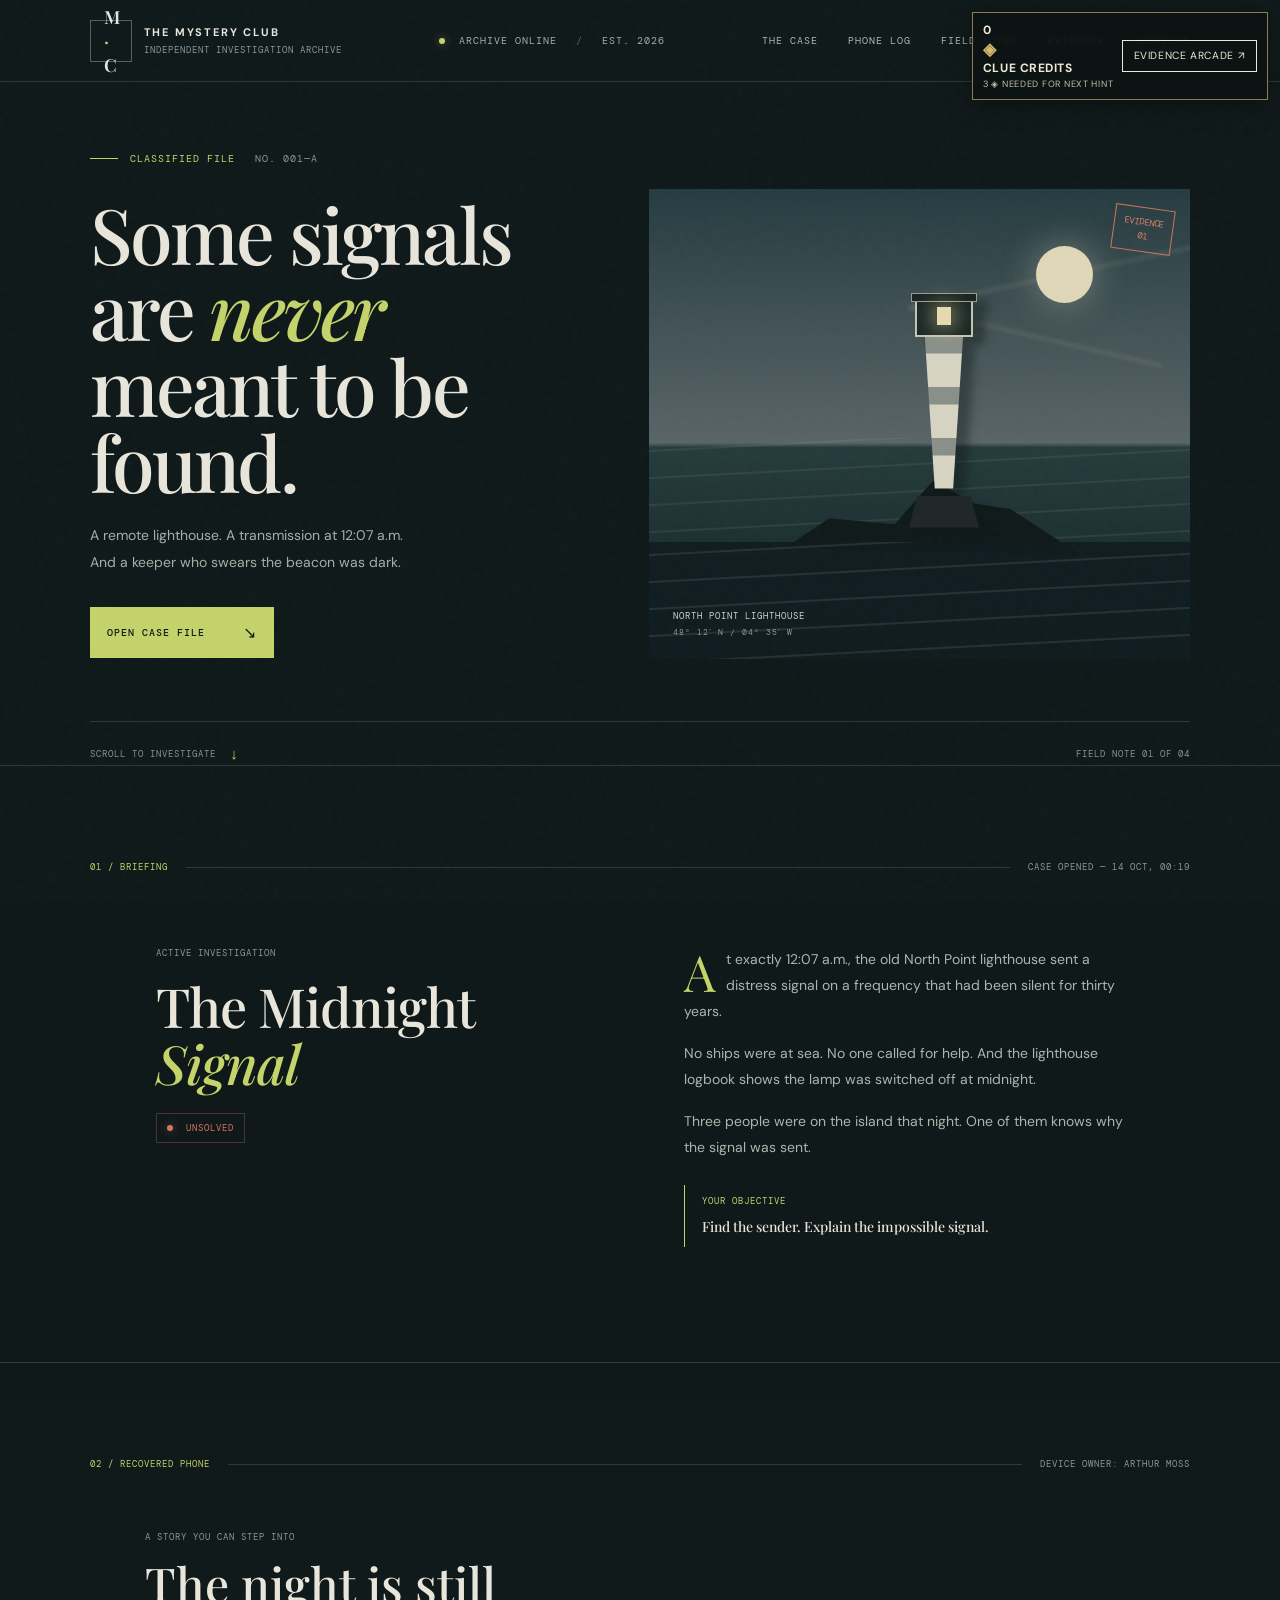
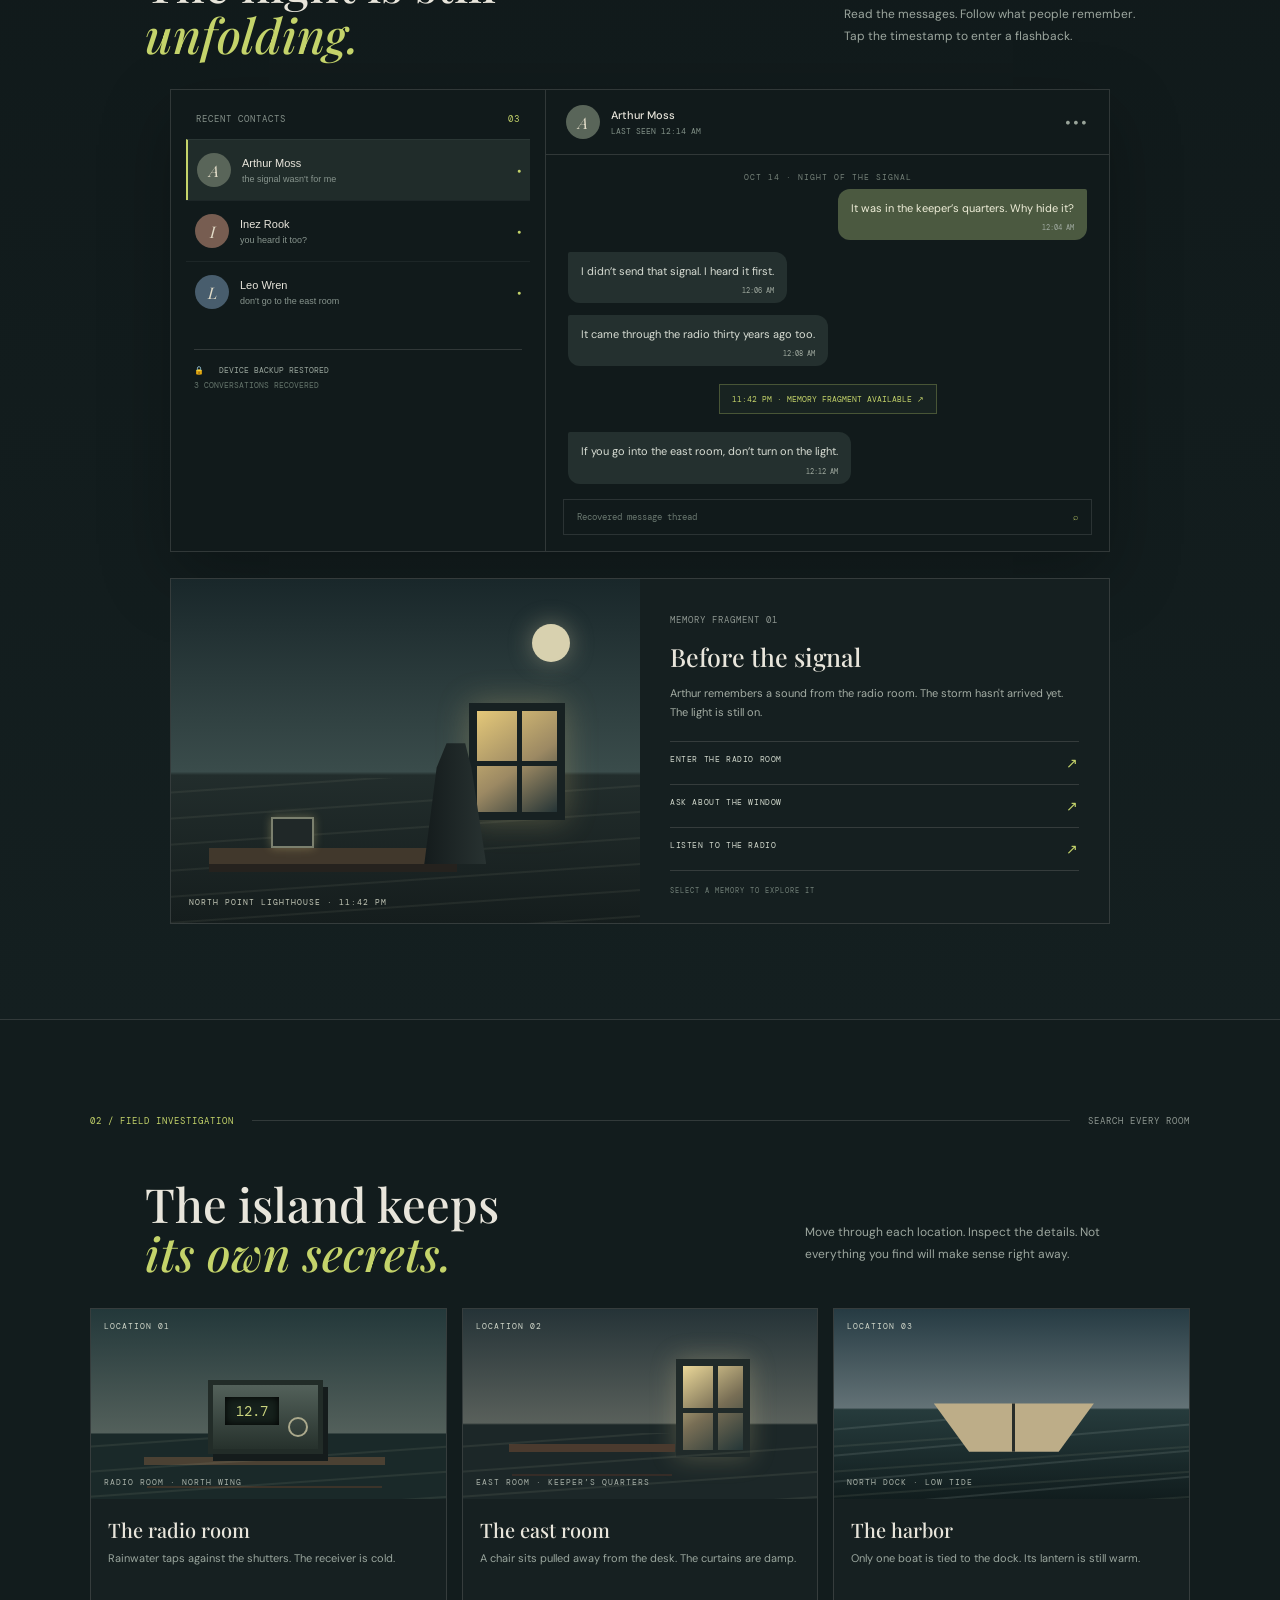
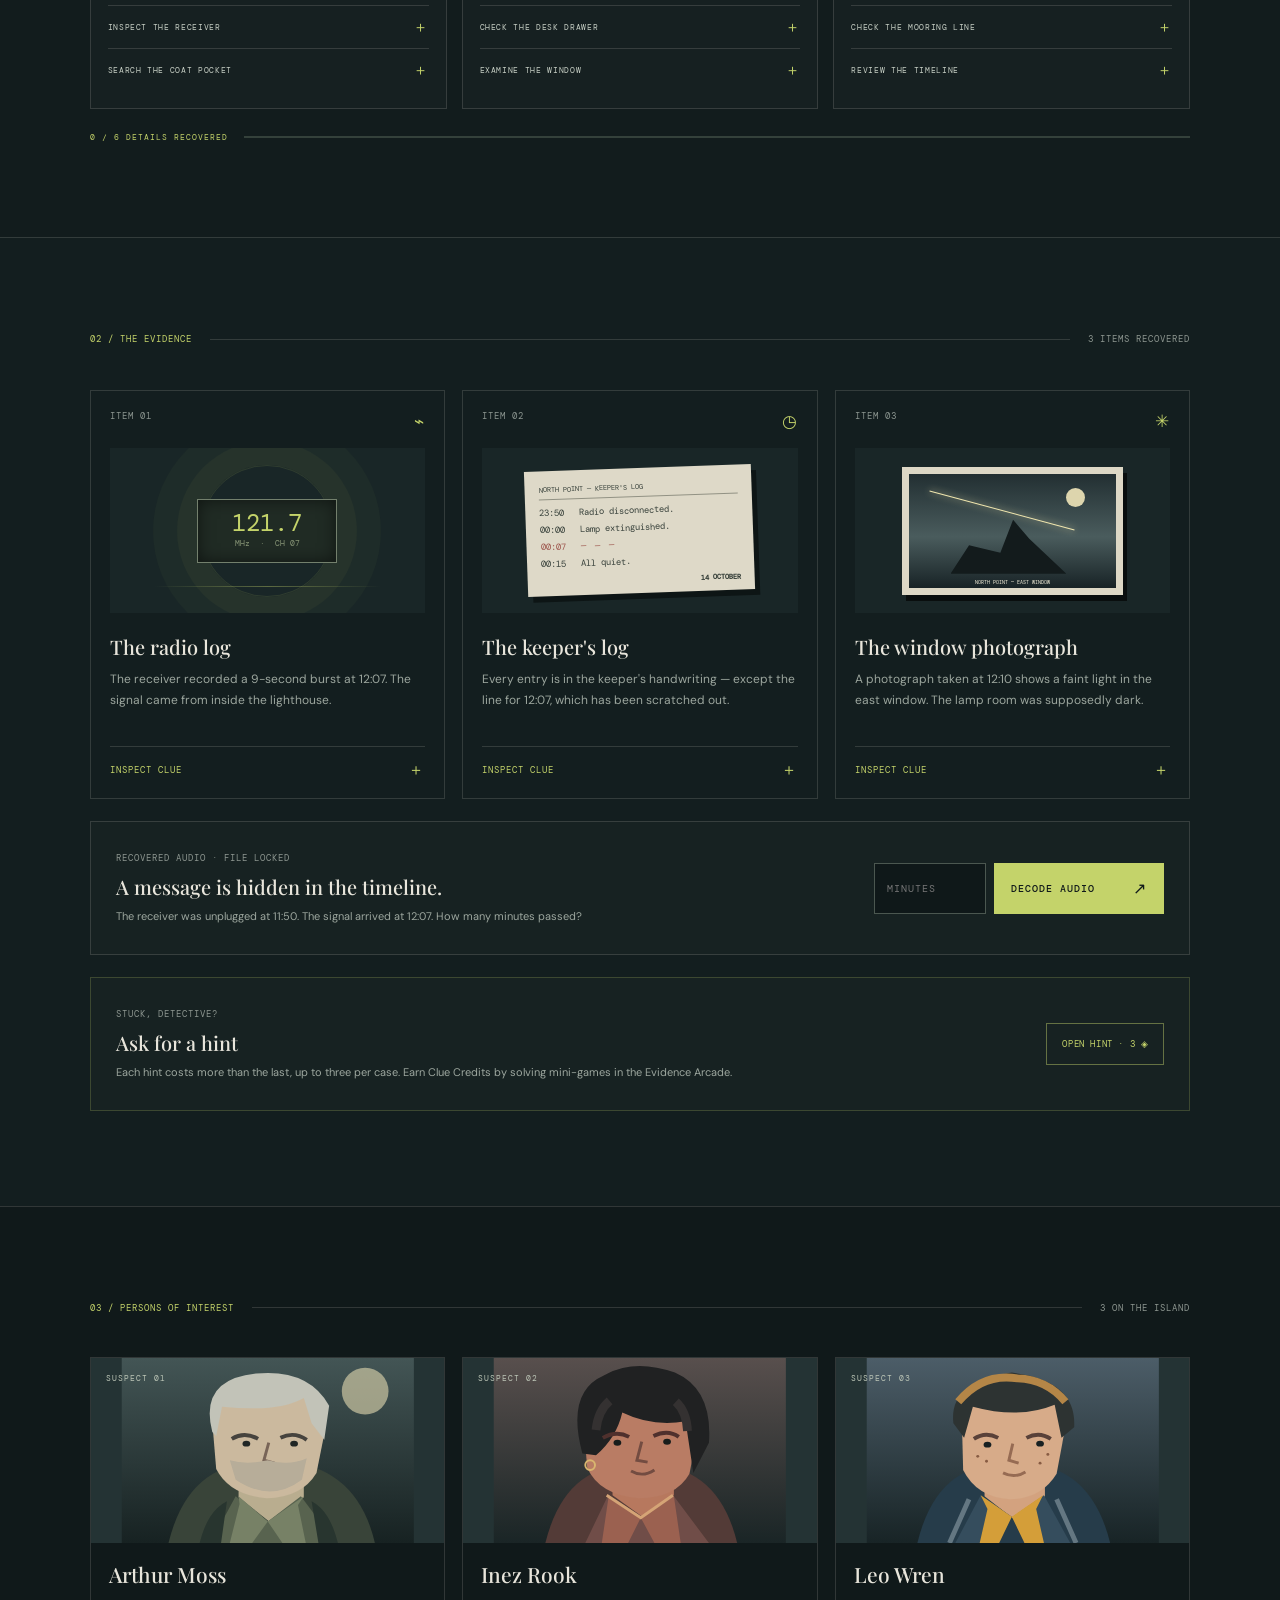
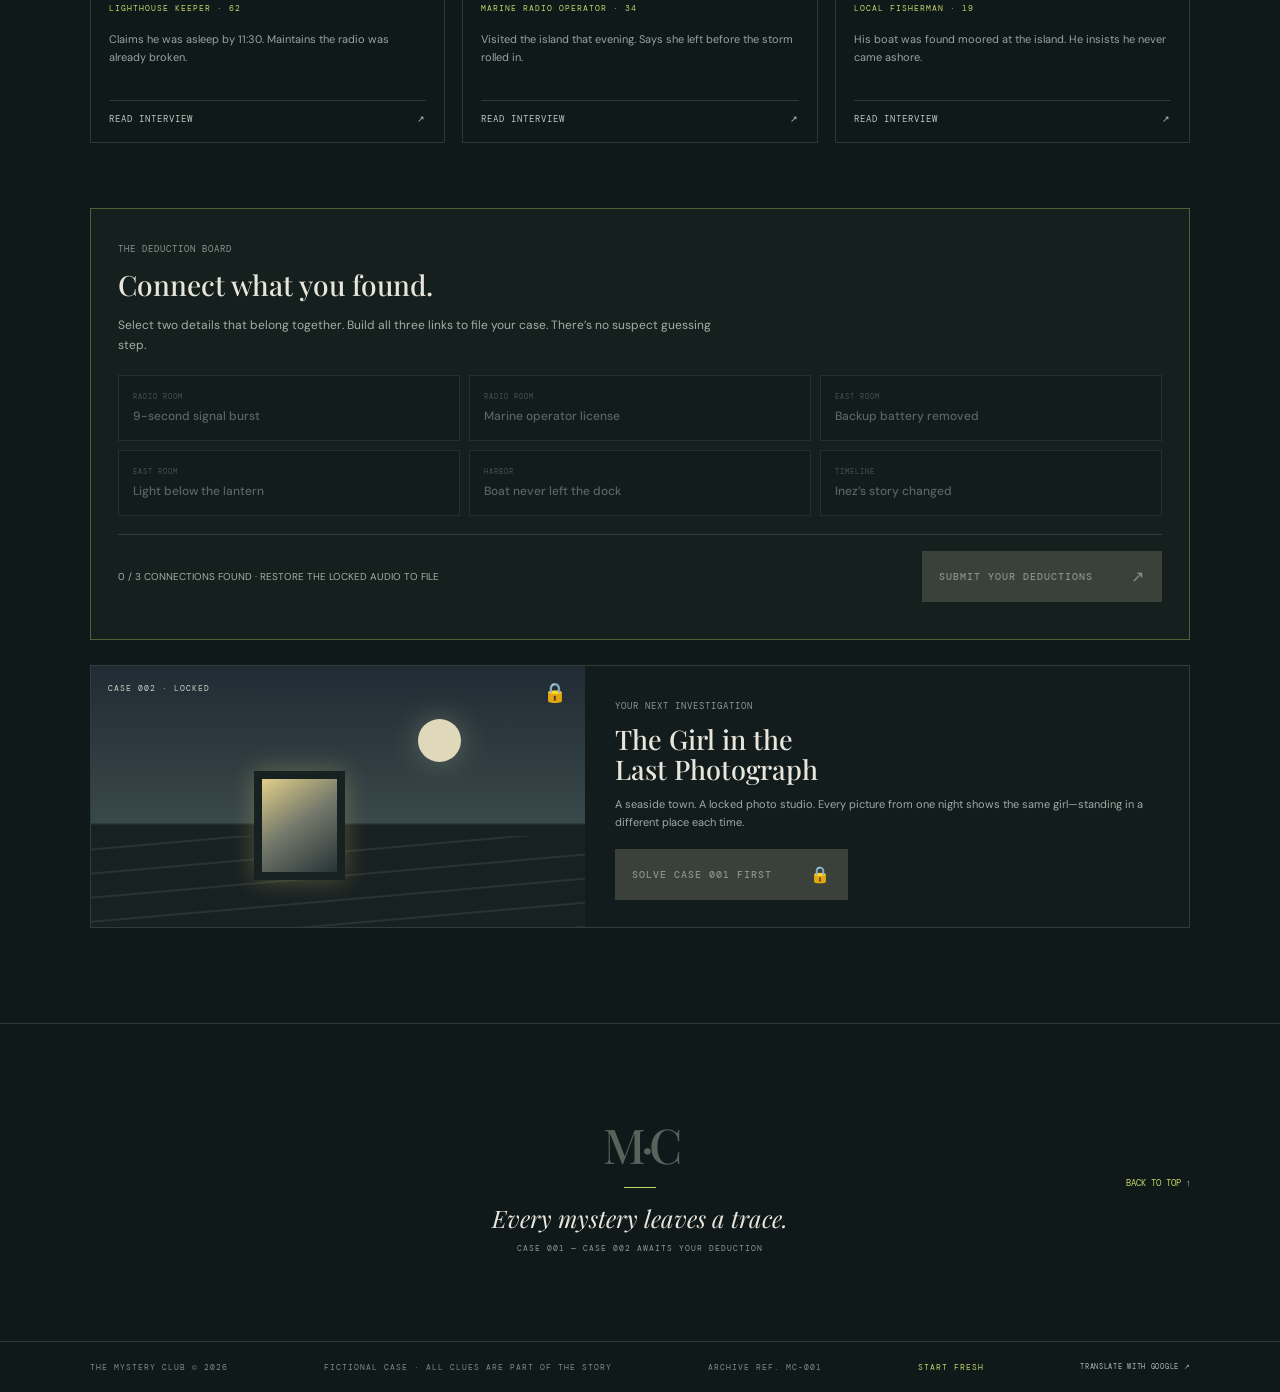
<file: index.html>
<!doctype html>
<html lang="en">
<head>
  <meta charset="utf-8">
  <meta name="viewport" content="width=device-width, initial-scale=1">
  <meta name="theme-color" content="#10191a"><link rel="icon" href="site-icon.svg" type="image/svg+xml"><link rel="manifest" href="site.webmanifest"><link rel="canonical" href="https://ikram-mysteryclub.github.io/the-mystery-club/"><meta name="application-name" content="The Mystery Club"><meta property="og:site_name" content="The Mystery Club"><meta property="og:title" content="The Mystery Club — Mystery Cases"><meta property="og:description" content="Inspect clues, connect evidence, and solve three original mystery cases."><meta property="og:type" content="website"><meta property="og:url" content="https://ikram-mysteryclub.github.io/the-mystery-club/"><meta property="og:image" content="https://ikram-mysteryclub.github.io/the-mystery-club/social-card.svg"><meta name="twitter:card" content="summary_large_image"><meta name="robots" content="index,follow">
  <meta name="description" content="Enter the Internet Mystery Club archive and investigate Case 001: The Midnight Signal.">
  <meta name="google-site-verification" content="sG3qycrqLkUm5K6hIbs47C6nbfbwPIie7ckydeUl_hs">
  <title>The Mystery Club — Case 001</title>
  <link rel="stylesheet" href="style.css">
</head>
<body>
  <div class="grain" aria-hidden="true"></div>
  <header class="topbar">
    <a class="brand" href="#top" aria-label="The Mystery Club home"><span class="brand-mark">M<span>·</span>C</span><span class="brand-name">THE MYSTERY CLUB<small>INDEPENDENT INVESTIGATION ARCHIVE</small></span></a>
    <div class="top-status"><span class="status-dot"></span> ARCHIVE ONLINE <span class="status-divider">/</span> EST. 2026</div>
    <button class="menu-button" id="menuButton" aria-label="Open navigation" aria-expanded="false">☰</button>
    <nav id="mainNav"><a href="#case">THE CASE</a><a href="#phone">PHONE LOG</a><a href="#field">FIELD NOTES</a><a href="#evidence">EVIDENCE</a><a href="#suspects">SUSPECTS</a></nav>
  </header>
  <main id="top">
    <section class="hero">
      <div class="hero-copy"><div class="eyebrow"><span class="eyebrow-line"></span> CLASSIFIED FILE <span class="file-number">NO. 001—A</span></div>
        <h1>Some signals<br>are <em>never</em><br>meant to be found.</h1>
        <p class="hero-intro">A remote lighthouse. A transmission at 12:07 a.m.<br>And a keeper who swears the beacon was dark.</p>
        <a class="primary-button" href="#case">OPEN CASE FILE <span>↘</span></a>
      </div>
      <div class="hero-art" aria-label="Illustration of a lighthouse in a storm at night" role="img">
        <div class="moon"></div><div class="beam beam-one"></div><div class="beam beam-two"></div><div class="sea sea-back"></div><div class="island"></div><div class="tower"><div class="lantern"><i></i></div><div class="tower-body"></div><div class="tower-base"></div></div><div class="sea sea-front"></div><div class="art-label">NORTH POINT LIGHTHOUSE <span>48° 12′ N / 04° 35′ W</span></div><div class="art-stamp">EVIDENCE<br>01</div>
      </div>
      <div class="hero-foot"><span>SCROLL TO INVESTIGATE</span><span class="scroll-mark">↓</span><span>FIELD NOTE 01 OF 04</span></div>
    </section>
    <section class="case-section" id="case">
      <div class="section-heading"><span class="section-index">01 / BRIEFING</span><span class="section-rule"></span><span class="section-date">CASE OPENED — 14 OCT, 00:19</span></div>
      <div class="case-grid"><div class="case-title"><span class="small-label">ACTIVE INVESTIGATION</span><h2>The Midnight<br><em>Signal</em></h2><div class="case-tag"><span class="status-dot"></span> UNSOLVED</div></div>
        <div class="briefing"><p class="dropcap">At exactly 12:07 a.m., the old North Point lighthouse sent a distress signal on a frequency that had been silent for thirty years.</p><p>No ships were at sea. No one called for help. And the lighthouse logbook shows the lamp was switched off at midnight.</p><p>Three people were on the island that night. One of them knows why the signal was sent.</p><div class="briefing-note"><span>YOUR OBJECTIVE</span><strong>Find the sender. Explain the impossible signal.</strong></div></div></div>
    </section>
    <section class="story-section" id="phone">
      <div class="section-heading"><span class="section-index">02 / RECOVERED PHONE</span><span class="section-rule"></span><span class="section-date">DEVICE OWNER: ARTHUR MOSS</span></div>
      <div class="story-intro"><div><span class="small-label">A STORY YOU CAN STEP INTO</span><h2>The night is still<br><em>unfolding.</em></h2></div><p>Read the messages. Follow what people remember.<br>Tap the timestamp to enter a flashback.</p></div>
      <div class="phone-layout">
        <aside class="contact-list"><div class="contact-head">RECENT CONTACTS <span>03</span></div><button class="contact active" data-chat="arthur"><span class="avatar avatar-a">A</span><span><b>Arthur Moss</b><small>the signal wasn't for me</small></span><i>●</i></button><button class="contact" data-chat="inez"><span class="avatar avatar-i">I</span><span><b>Inez Rook</b><small>you heard it too?</small></span><i>●</i></button><button class="contact" data-chat="leo"><span class="avatar avatar-l">L</span><span><b>Leo Wren</b><small>don't go to the east room</small></span><i>●</i></button><div class="contact-lock">🔒 &nbsp; DEVICE BACKUP RESTORED<br><span>3 CONVERSATIONS RECOVERED</span></div></aside>
        <div class="chat-window"><div class="chat-top"><span class="avatar avatar-a" id="chatAvatar">A</span><span><b id="chatName">Arthur Moss</b><small>LAST SEEN 12:14 AM</small></span><span class="chat-menu">•••</span></div><div class="chat-date">OCT 14 · NIGHT OF THE SIGNAL</div><div class="chat-messages" id="chatMessages"></div><div class="chat-input"><span>Recovered message thread</span><span>⌕</span></div></div>
      </div>
      <div class="flashback-card"><div class="flash-scene"><div class="flash-moon"></div><div class="flash-window"></div><div class="flash-desk"></div><div class="flash-person"></div><span class="scene-time">NORTH POINT LIGHTHOUSE · 11:42 PM</span><span class="scene-grain"></span></div><div class="flash-copy"><span class="small-label">MEMORY FRAGMENT 01</span><h3>Before the signal</h3><p id="flashText">Arthur remembers a sound from the radio room. The storm hasn't arrived yet. The light is still on.</p><div class="flash-choices" id="flashChoices"><button data-next="You step into the radio room. A second cup of tea is still warm beside the receiver. Someone else was here.">ENTER THE RADIO ROOM <span>↗</span></button><button data-next="You ask about the photograph. Arthur looks away: 'That was taken from inside. Someone was watching the sea from the east window.'">ASK ABOUT THE WINDOW <span>↗</span></button><button data-next="You tune the receiver. Beneath the static, three slow knocks echo back. Arthur whispers: 'It answered.'">LISTEN TO THE RADIO <span>↗</span></button></div><span class="flash-note">SELECT A MEMORY TO EXPLORE IT</span></div></div>
    </section>
    <section class="field-section" id="field">
      <div class="section-heading"><span class="section-index">02 / FIELD INVESTIGATION</span><span class="section-rule"></span><span class="section-date">SEARCH EVERY ROOM</span></div>
      <div class="field-intro"><h2>The island keeps<br><em>its own secrets.</em></h2><p>Move through each location. Inspect the details. Not everything you find will make sense right away.</p></div>
      <div class="location-grid">
        <article class="location-card"><div class="location-art scene-radio"><span class="location-number">LOCATION 01</span><div class="scene-radio-set"></div><div class="scene-table"></div><span class="scene-caption">RADIO ROOM · NORTH WING</span></div><div class="location-copy"><h3>The radio room</h3><p>Rainwater taps against the shutters. The receiver is cold.</p><button class="inspect-lead" data-lead="pulse">INSPECT THE RECEIVER <span>＋</span></button><div class="lead-reveal" id="lead-pulse" hidden></div><button class="inspect-lead" data-lead="operator">SEARCH THE COAT POCKET <span>＋</span></button><div class="lead-reveal" id="lead-operator" hidden></div></div></article>
        <article class="location-card"><div class="location-art scene-quarters"><span class="location-number">LOCATION 02</span><div class="scene-window"></div><div class="scene-desk"></div><span class="scene-caption">EAST ROOM · KEEPER’S QUARTERS</span></div><div class="location-copy"><h3>The east room</h3><p>A chair sits pulled away from the desk. The curtains are damp.</p><button class="inspect-lead" data-lead="battery">CHECK THE DESK DRAWER <span>＋</span></button><div class="lead-reveal" id="lead-battery" hidden></div><button class="inspect-lead" data-lead="window">EXAMINE THE WINDOW <span>＋</span></button><div class="lead-reveal" id="lead-window" hidden></div></div></article>
        <article class="location-card"><div class="location-art scene-harbor"><span class="location-number">LOCATION 03</span><div class="scene-boat"></div><span class="scene-caption">NORTH DOCK · LOW TIDE</span></div><div class="location-copy"><h3>The harbor</h3><p>Only one boat is tied to the dock. Its lantern is still warm.</p><button class="inspect-lead" data-lead="rope">CHECK THE MOORING LINE <span>＋</span></button><div class="lead-reveal" id="lead-rope" hidden></div><button class="inspect-lead" data-lead="alibi">REVIEW THE TIMELINE <span>＋</span></button><div class="lead-reveal" id="lead-alibi" hidden></div></div></article>
      </div><div class="field-progress"><span id="fieldProgress">0 / 6 DETAILS RECOVERED</span><span class="field-progress-line"><i id="fieldProgressFill"></i></span></div>
    </section>    <section class="evidence-section" id="evidence">
      <div class="section-heading"><span class="section-index">02 / THE EVIDENCE</span><span class="section-rule"></span><span class="section-date">3 ITEMS RECOVERED</span></div>
      <div class="evidence-grid">
        <article class="evidence-card"><div class="evidence-top"><span>ITEM 01</span><span class="evidence-icon">⌁</span></div><div class="radio-visual"><div class="radio-screen"><span>121.7</span><small>MHz&nbsp; · &nbsp;CH 07</small></div><div class="radio-knob"></div><div class="radio-line"></div></div><h3>The radio log</h3><p>The receiver recorded a 9-second burst at 12:07. The signal came from inside the lighthouse.</p><button class="clue-button" data-clue="The receiver was unplugged at 11:50 p.m. Its backup battery was missing.">INSPECT CLUE <span>＋</span></button></article>
        <article class="evidence-card"><div class="evidence-top"><span>ITEM 02</span><span class="evidence-icon">◷</span></div><div class="log-visual"><div class="log-paper"><small>NORTH POINT — KEEPER'S LOG</small><p>23:50 &nbsp; Radio disconnected.</p><p>00:00 &nbsp; Lamp extinguished.</p><p class="ink">00:07 &nbsp; <span>— — —</span></p><p>00:15 &nbsp; All quiet.</p><b>14 OCTOBER</b></div></div><h3>The keeper's log</h3><p>Every entry is in the keeper's handwriting — except the line for 12:07, which has been scratched out.</p><button class="clue-button" data-clue="Under a side light, you can still read the faint pressure marks: 'Don't answer it.'">INSPECT CLUE <span>＋</span></button></article>
        <article class="evidence-card"><div class="evidence-top"><span>ITEM 03</span><span class="evidence-icon">✳</span></div><div class="photo-visual"><div class="photo-frame"><div class="photo-moon"></div><div class="photo-beam"></div><div class="photo-cliff"></div><div class="photo-caption">NORTH POINT — EAST WINDOW</div></div></div><h3>The window photograph</h3><p>A photograph taken at 12:10 shows a faint light in the east window. The lamp room was supposedly dark.</p><button class="clue-button" data-clue="The light is too low to come from the lantern room. It came from the keeper's quarters below.">INSPECT CLUE <span>＋</span></button></article>
      </div>
    
      <div class="cipher-box"><div><span class="small-label">RECOVERED AUDIO · FILE LOCKED</span><h3>A message is hidden in the timeline.</h3><p>The receiver was unplugged at 11:50. The signal arrived at 12:07. How many minutes passed?</p></div><div class="cipher-controls"><label class="sr-only" for="cipherAnswer">Minutes between the events</label><input id="cipherAnswer" inputmode="numeric" maxlength="2" placeholder="MINUTES"><button class="primary-button" id="decodeButton">DECODE AUDIO <span>↗</span></button></div><p id="cipherResult" class="cipher-result" role="status" hidden></p></div>
      <div class="hint-box"><div><span class="small-label">STUCK, DETECTIVE?</span><h3>Ask for a hint</h3><p>Each hint costs more than the last, up to three per case. Earn Clue Credits by solving mini-games in the Evidence Arcade.</p></div><button id="hintButton">OPEN HINT · 3 ◈</button><p class="hint-message" id="hintMessage" hidden></p></div>
    </section>
    <section class="suspects-section" id="suspects">
      <div class="section-heading"><span class="section-index">03 / PERSONS OF INTEREST</span><span class="section-rule"></span><span class="section-date">3 ON THE ISLAND</span></div>
      <div class="suspect-grid">
        <article class="suspect"><span class="suspect-id">SUSPECT 01</span><div class="portrait portrait-one"><svg viewBox="0 0 300 190" role="img" aria-label="Illustrated portrait of Arthur Moss wearing a lighthouse keeper coat"><defs><linearGradient id="abg" x2="0" y2="1"><stop stop-color="#435555"/><stop offset="1" stop-color="#172222"/></linearGradient></defs><rect width="300" height="190" fill="url(#abg)"/><circle cx="250" cy="34" r="24" fill="#d8d0aa" opacity=".65"/><path d="M48 190Q66 116 126 108H183Q244 121 260 190" fill="#394439"/><path d="M120 108h67v35l-33 27-34-27z" fill="#b9ad8f"/><path d="M94 78Q91 28 150 25q57 1 58 53l-8 40q-15 25-51 26-38-3-52-30z" fill="#cbb99e"/><path d="M93 76Q79 22 138 16q54-5 75 33l-5 35-13-17-8-26q-26 15-84 9l-6 30z" fill="#c2c3b8"/><path d="M113 83q13-8 27 0M163 82q14-7 27 2" fill="none" stroke="#46433e" stroke-width="4"/><ellipse cx="128" cy="88" rx="4" ry="3" fill="#202625"/><ellipse cx="177" cy="88" rx="4" ry="3" fill="#202625"/><path d="M151 87l-5 18 11 3M139 115q14 9 28-1" fill="none" stroke="#786457" stroke-width="3"/><path d="M111 105q17 5 39 0 23 6 40-2l-5 22q-32 24-68 0z" fill="#b7ad99"/><path d="M91 190l26-48 33 26 34-26 36 48" fill="#58634f"/><path d="M120 142l30 26-16 22h-23l10-40M187 142l-37 26 15 22h24l-8-39" fill="#778166"/><path d="M80 190q8-33 28-43l-6 43M222 190q-8-33-27-43l7 43" fill="#28352f"/></svg></div><div class="suspect-info"><h3>Arthur Moss</h3><span class="role">LIGHTHOUSE KEEPER · 62</span><p>Claims he was asleep by 11:30. Maintains the radio was already broken.</p><button class="suspect-select" data-suspect="Arthur Moss">READ INTERVIEW <span>↗</span></button></div></article>
        <article class="suspect"><span class="suspect-id">SUSPECT 02</span><div class="portrait portrait-two"><svg viewBox="0 0 300 190" role="img" aria-label="Illustrated portrait of Inez Rook wearing a dark red raincoat"><defs><linearGradient id="ibg" x2="0" y2="1"><stop stop-color="#584f4d"/><stop offset="1" stop-color="#1a2526"/></linearGradient></defs><rect width="300" height="190" fill="url(#ibg)"/><path d="M53 190Q71 118 127 111h49q57 9 74 79" fill="#533b37"/><path d="M122 105h63v36l-31 23-32-23z" fill="#b7785e"/><path d="M93 76Q90 27 149 26q58 1 59 56l-7 37q-14 25-52 25-40-3-53-31z" fill="#b97c64"/><path d="M91 98Q74 35 113 18q31-18 73-3 39 17 35 72l-16 31-8-53q-34 6-65-9-6 26-27 44z" fill="#202122"/><path d="M105 74q2-20 14-30M199 75q-1-20-12-30" fill="none" stroke="#343131" stroke-width="9"/><path d="M112 82q14-8 27-1M164 80q15-7 26 1" fill="none" stroke="#4f302d" stroke-width="4"/><ellipse cx="127" cy="87" rx="4" ry="3" fill="#171c1b"/><ellipse cx="178" cy="86" rx="4" ry="3" fill="#171c1b"/><path d="M152 86l-5 19 11 2M141 116q12 7 24-1" fill="none" stroke="#734c41" stroke-width="3"/><circle cx="99" cy="110" r="5" fill="none" stroke="#d9b66f" stroke-width="2"/><path d="M94 190l23-48 34 22 34-22 36 48" fill="#704d48"/><path d="M117 142l34 22-13 26h-27l7-48M185 142l-34 22 14 26h27l-7-48" fill="#9b6150"/><path d="M116 141l35 23 33-23" fill="none" stroke="#d5a476" stroke-width="3"/></svg></div><div class="suspect-info"><h3>Inez Rook</h3><span class="role">MARINE RADIO OPERATOR · 34</span><p>Visited the island that evening. Says she left before the storm rolled in.</p><button class="suspect-select" data-suspect="Inez Rook">READ INTERVIEW <span>↗</span></button></div></article>
        <article class="suspect"><span class="suspect-id">SUSPECT 03</span><div class="portrait portrait-three"><svg viewBox="0 0 300 190" role="img" aria-label="Illustrated portrait of Leo Wren in a knit cap and fishing jacket"><defs><linearGradient id="lbg" x2="0" y2="1"><stop stop-color="#4c5d68"/><stop offset="1" stop-color="#182426"/></linearGradient></defs><rect width="300" height="190" fill="url(#lbg)"/><path d="M52 190Q70 116 128 110h47q57 8 75 80" fill="#263c4a"/><path d="M121 106h62v36l-31 24-31-24z" fill="#d3a27f"/><path d="M98 75q3-47 51-47 49 1 54 48l-8 43q-16 26-48 26-34-2-48-30z" fill="#d7ab89"/><path d="M89 67Q84 24 149 15q67 8 64 56l-13 11-7-34q-36 15-84 2l-9 32z" fill="#2d3332"/><path d="M94 45q25-30 61-24 30 1 49 24" fill="none" stroke="#b48647" stroke-width="8"/><path d="M110 83q12-8 25-1M164 82q13-7 25 1" fill="none" stroke="#594139" stroke-width="4"/><ellipse cx="124" cy="89" rx="4" ry="3" fill="#172022"/><ellipse cx="178" cy="88" rx="4" ry="3" fill="#172022"/><path d="M150 88l-4 17 10 3M140 118q12 6 23-1" fill="none" stroke="#966b53" stroke-width="3"/><g fill="#875b42"><circle cx="114" cy="101" r="1.5"/><circle cx="123" cy="106" r="1.5"/><circle cx="186" cy="99" r="1.5"/><circle cx="178" cy="108" r="1.5"/></g><path d="M91 190l26-49 32 22-14 27zM209 190l-27-49-32 22 14 27z" fill="#354d5d"/><path d="M117 141l32 22-13 27h-20l8-35M181 141l-32 22 13 27h20l-8-35" fill="#d49e39"/><path d="M85 190l20-45M215 190l-20-45" stroke="#647782" stroke-width="5"/></svg></div><div class="suspect-info"><h3>Leo Wren</h3><span class="role">LOCAL FISHERMAN · 19</span><p>His boat was found moored at the island. He insists he never came ashore.</p><button class="suspect-select" data-suspect="Leo Wren">READ INTERVIEW <span>↗</span></button></div></article>
      </div>
      <div class="deduction-box" id="deductionBoard"><div class="deduction-head"><span class="small-label">THE DEDUCTION BOARD</span><h2>Connect what you found.</h2><p>Select two details that belong together. Build all three links to file your case. There’s no suspect guessing step.</p></div><div class="board-clues"><button class="board-clue" data-boardclue="pulse" disabled><small>RADIO ROOM</small><b>9-second signal burst</b></button><button class="board-clue" data-boardclue="operator" disabled><small>RADIO ROOM</small><b>Marine operator license</b></button><button class="board-clue" data-boardclue="battery" disabled><small>EAST ROOM</small><b>Backup battery removed</b></button><button class="board-clue" data-boardclue="window" disabled><small>EAST ROOM</small><b>Light below the lantern</b></button><button class="board-clue" data-boardclue="rope" disabled><small>HARBOR</small><b>Boat never left the dock</b></button><button class="board-clue" data-boardclue="alibi" disabled><small>TIMELINE</small><b>Inez’s story changed</b></button></div><div class="board-bottom"><p id="boardStatus" role="status">Inspect the island to add details to your board.</p><button class="primary-button" id="solveButton" disabled>SUBMIT YOUR DEDUCTIONS <span>↗</span></button></div><div class="links-made" id="linksMade"></div></div><div id="result" class="result" role="status" aria-live="polite" hidden></div>      <div class="next-case" id="nextCase"><div class="next-case-art"><span class="case-lock" id="caseLock">🔒</span><span class="next-case-no">CASE 002 · LOCKED</span><div class="next-case-moon"></div><div class="next-case-horizon"></div></div><div class="next-case-copy"><span class="small-label">YOUR NEXT INVESTIGATION</span><h3>The Girl in the<br>Last Photograph</h3><p>A seaside town. A locked photo studio. Every picture from one night shows the same girl—standing in a different place each time.</p><button class="primary-button" id="caseTwoButton" disabled>SOLVE CASE 001 FIRST <span>🔒</span></button></div></div>
    </section>
    <section class="closing"><span class="closing-mark">M·C</span><p>Every mystery leaves a trace.</p><span class="closing-meta">CASE 001 — CASE 002 AWAITS YOUR DEDUCTION</span><a href="#top">BACK TO TOP ↑</a></section>
  </main>
  <footer><span>THE MYSTERY CLUB © 2026</span><span>FICTIONAL CASE · ALL CLUES ARE PART OF THE STORY</span><span>ARCHIVE REF. MC-001</span><a class="start-fresh" href="start-fresh.html">START FRESH</a><a class="translate-link" href="https://translate.google.com/" target="_blank" rel="noopener noreferrer" title="Open Google Translate to translate the public website">TRANSLATE WITH GOOGLE ↗</a></footer>
  <dialog id="clueDialog"><button class="dialog-close" aria-label="Close clue">×</button><span class="small-label">FIELD NOTE / NEW DETAIL</span><p id="clueText"></p><button class="primary-button dialog-done">BACK TO EVIDENCE <span>↗</span></button></dialog>
  <link rel="stylesheet" href="coin-arcade.css?v=2">
  <script src="coin-arcade.js?v=6"></script>
  <script src="script.js"></script>
</body>
</html>
</file>
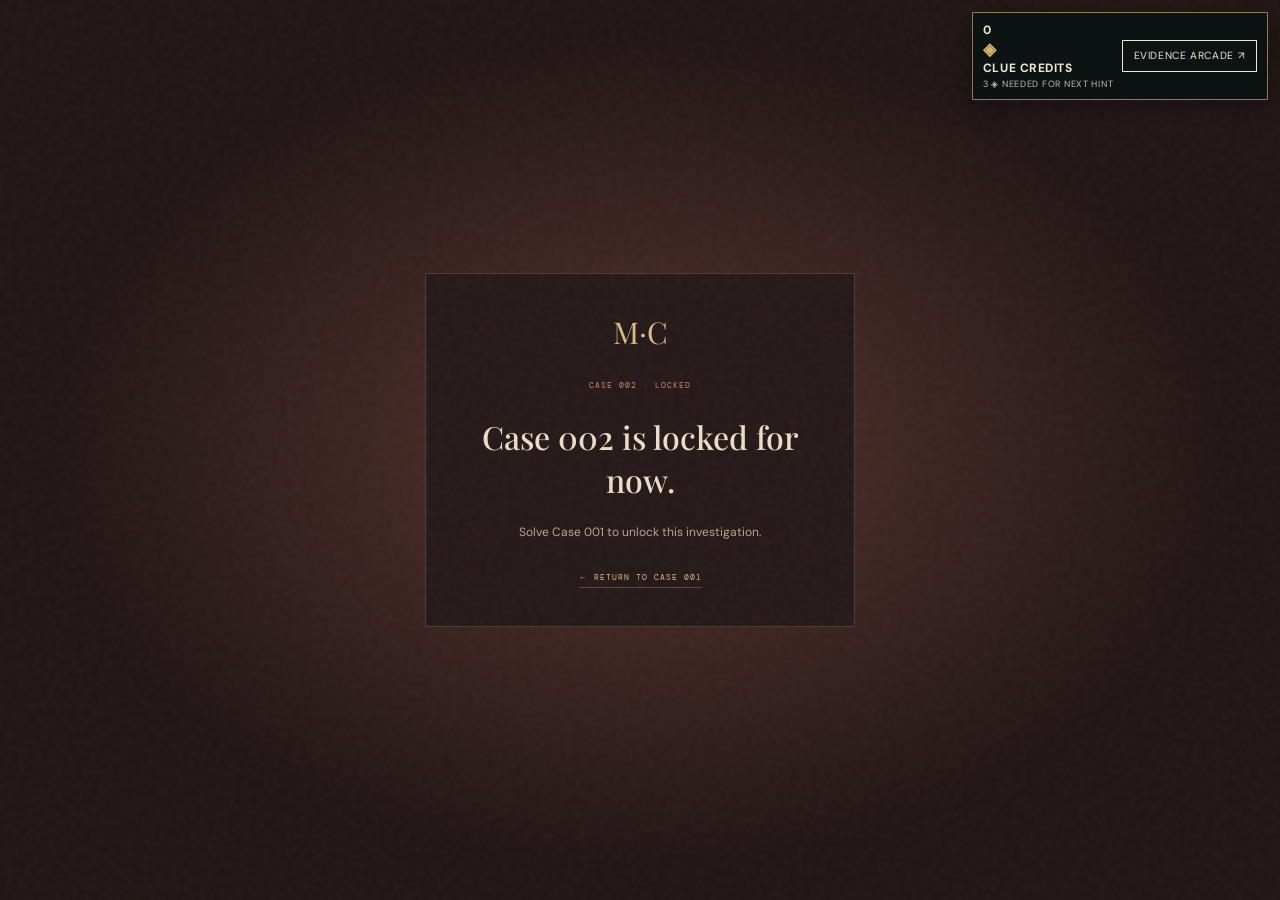
<file: case-002.html>
<!doctype html>
<html lang="en">
<head>
  <meta charset="utf-8">
  <meta name="viewport" content="width=device-width, initial-scale=1">
  <meta name="theme-color" content="#241514"><link rel="icon" href="site-icon.svg" type="image/svg+xml"><link rel="manifest" href="site.webmanifest"><meta name="application-name" content="The Mystery Club"><meta property="og:site_name" content="The Mystery Club"><meta property="og:title" content="Case 002 — The Girl in the Last Photograph"><meta property="og:description" content="Investigate the locked darkroom, the missing archivist, and the photograph uploaded after the room was sealed."><meta property="og:type" content="website"><meta property="og:image" content="social-card.svg"><meta name="twitter:card" content="summary_large_image"><meta name="robots" content="noindex,follow">
  <meta name="description" content="Open the second Mystery Club investigation: The Girl in the Last Photograph.">
  <title>Case 002 — The Mystery Club</title>
  <link rel="stylesheet" href="case-002.css">
</head>
<body>
  <div class="film-grain" aria-hidden="true"></div>
  <div class="page-shell" id="casePage" hidden>
    <header class="chapter-bar">
      <a href="index.html#top" class="mini-brand"><span>M·C</span><i>THE MYSTERY CLUB</i></a>
      <div class="chapter-path"><span>ARCHIVE</span><b>/</b><span>CASE 002</span><b>/</b><strong>THE LAST PHOTOGRAPH</strong></div>
      <a class="return-link" href="index.html#suspects">← CASE 001</a>
    </header>
    <main>
      <section class="case-hero">
        <div class="hero-copy">
          <span class="file-label">CASE FILE 002 / 003 <i>CHAPTER TWO</i></span>
          <h1>The Girl in the<br><em>Last Photograph</em></h1>
          <p>One locked darkroom. One missing archivist. One photograph uploaded after the room was sealed.</p>
          <a href="#investigation" class="start-link">BEGIN INVESTIGATION <span>↓</span></a>
        </div>
        <div class="hero-photo" role="img" aria-label="An aged photograph of a girl in an empty cinema">
          <div class="photo-edge"><div class="photo-hall"><div class="screen-glow"></div><div class="seat-row seat-a"></div><div class="seat-row seat-b"></div><div class="photo-girl"><i></i><b></b></div><div class="scratches"></div></div><span class="photo-number">PRINT B—17 · FOUND 02:13</span></div>
          <span class="photo-stamp">DO NOT<br>DEVELOP</span>
        </div>
        <div class="hero-footer"><span>MARROW HOUSE CINEMA · 3 NIGHTS AGO</span><span>THE DARKROOM WAS LOCKED FROM THE INSIDE</span></div>
      </section>
      <section class="briefing" id="investigation">
        <div class="section-kicker"><span>01 — THE DISAPPEARANCE</span><i></i><span>RECOVERED FILES: 03</span></div>
        <div class="brief-grid"><div><span class="eyebrow">MISSING PERSON</span><h2>Samira Vale</h2><p class="role-line">ARCHIVE VOLUNTEER · PHOTOGRAPHER</p></div><div class="brief-text"><p>Samira was cataloguing old prints at Marrow House, a cinema that closed before sunrise. The projection booth was sealed at 1:48 a.m. No window was open. No one saw her leave.</p><p>At 2:13, her camera uploaded a photograph of a girl standing in the empty cinema hall. Police called it a delayed file. The time on the print says otherwise.</p><div class="note-line"><b>YOUR TASK</b><span>Find out when the photo was taken—and why someone removed the name from the spare-key log.</span></div></div></div>
      </section>
      <section class="files-section">
        <div class="section-kicker"><span>02 — EXAMINE THE FILES</span><i></i><span>CLICK TO TURN EACH OVER</span></div>
        <div class="file-grid">
          <article class="file-card"><div class="file-top"><span>FILE 01</span><span>◉ PRINT</span></div><div class="mini-print print-one"><div class="mini-screen"></div><div class="mini-figure"></div><span>LH / B—17</span></div><h3>The final photograph</h3><p>A silver print, scanned from Samira’s camera.</p><button data-case2-clue="photo">TURN OVER THE PRINT <b>＋</b></button><div class="file-reveal" id="case2-photo" hidden></div></article>
          <article class="file-card"><div class="file-top"><span>FILE 02</span><span>⌑ ACCESS LOG</span></div><div class="key-log"><span>MARROW HOUSE / KEY REGISTER</span><p>01:31 &nbsp; SPARE KEY OUT</p><p>01:48 &nbsp; BOOTH SEALED</p><p>01:54 &nbsp; KEY RETURNED</p><b>NAME: ———————</b></div><h3>Projection booth access</h3><p>One door. One key. A seal nobody remembers breaking.</p><button data-case2-clue="door">READ THE MAINTENANCE LOG <b>＋</b></button><div class="file-reveal" id="case2-door" hidden></div></article>
          <article class="file-card"><div class="file-top"><span>FILE 03</span><span>⌁ CAMERA</span></div><div class="camera-clock"><div><small>CAMERA CLOCK</small><strong>02:13</strong><span>UPLOAD COMPLETE</span></div><i>OFFLINE</i></div><h3>Upload history</h3><p>The camera had no connection during the storm.</p><button data-case2-clue="upload">CHECK THE CAMERA CLOCK <b>＋</b></button><div class="file-reveal" id="case2-upload" hidden></div></article>
        </div>
        <div class="file-progress"><span id="caseTwoProgress">0 / 3 FILES EXAMINED</span><i><b id="caseTwoProgressFill"></b></i></div>
      </section>
      <section class="timeline-section" id="timelinePanel" hidden>
        <div class="section-kicker"><span>03 — REBUILD THE LAST HALF-HOUR</span><i></i><span>YOUR TIMELINE</span></div>
        <p class="timeline-intro">The upload time may not be the moment the photograph was taken. Put the events in the order they happened.</p>
        <div class="timeline-events"><button data-event="photo"><small>EVENT A</small><b>1:46 · PHOTO TAKEN</b><span>Camera record</span></button><button data-event="door"><small>EVENT B</small><b>1:48 · BOOTH SEALED</b><span>Maintenance log</span></button><button data-event="upload"><small>EVENT C</small><b>2:13 · PHOTO UPLOADED</b><span>Camera record</span></button></div>
        <div class="timeline-order" id="timelineOrder">TAP EVENTS TO BUILD THE SEQUENCE</div>
        <button class="red-button" id="timelineSubmit" disabled>CHECK THE TIMELINE <span>↗</span></button>
        <p class="case-result" id="caseTwoResult" hidden></p>
      </section>
      <section class="act-two" id="actTwo" hidden>
        <div class="section-kicker"><span>04 — OPEN THE SECOND ENVELOPE</span><i></i><span>THREE NEW LEADS</span></div>
        <div class="act-two-heading"><span class="eyebrow">THE TIMELINE WAS ONLY THE FIRST LIE</span><h2>Now find out who<br>left the room.</h2><p>Inspect the archive shelf, the torn key log, and Samira’s intake form. Then connect each new lead to the earlier evidence.</p></div>
        <div class="act-two-files">
          <article><span>LEAD A · ARCHIVE</span><h3>Shelf B—17</h3><p>A contact sheet from the cinema’s basement archive.</p><button data-act2-clue="archive">COMPARE THE NEGATIVE <b>＋</b></button><div id="act2-archive" hidden></div></article>
          <article><span>LEAD B · KEY REGISTER</span><h3>The torn name</h3><p>Light pressure marks remain under the missing strip.</p><button data-act2-clue="key">READ THE IMPRESSION <b>＋</b></button><div id="act2-key" hidden></div></article>
          <article><span>LEAD C · INTAKE FORM</span><h3>Samira’s signature</h3><p>A routine form recovered from the archive desk.</p><button data-act2-clue="signature">CHECK THE SIGNATURE <b>＋</b></button><div id="act2-signature" hidden></div></article>
        </div>
        <div class="act-two-progress" id="actTwoProgress">0 / 3 NEW LEADS EXAMINED</div>        <div class="chapter-hint"><div><b>NEED A NUDGE?</b><span>Each hint costs more than the last, up to three per case. Earn Clue Credits by solving mini-games in the Evidence Arcade.</span></div><button id="case2HintButton">OPEN HINT · 3 ◈</button><p id="case2HintMessage" hidden></p></div>
        <div class="case-two-board" id="caseTwoBoard" hidden><span class="section-kicker">05 — BUILD THE DEDUCTION</span><p>Select the two clues that support the same conclusion. Complete all three links.</p>
          <div class="case-two-clues"><button data-linkclue="upload" disabled><small>CAMERA</small><b>Upload at 2:13</b></button><button data-linkclue="door" disabled><small>DOOR LOG</small><b>Seal at 1:48</b></button><button data-linkclue="photo" disabled><small>PRINT</small><b>The girl in the photo</b></button><button data-linkclue="archive" disabled><small>ARCHIVE</small><b>Contact sheet B—17</b></button><button data-linkclue="key" disabled><small>KEY LOG</small><b>Torn checkout name</b></button><button data-linkclue="signature" disabled><small>INTAKE FORM</small><b>Samira’s signature</b></button></div>
          <p id="caseTwoBoardStatus" role="status">Examine the three new leads to start connecting evidence.</p><div class="case-two-links" id="caseTwoLinks"></div><button class="red-button" id="fileCaseTwo" disabled>SUBMIT CASE 002 <span>↗</span></button>
        </div>
        <div class="case-two-solved" id="caseTwoSolved" hidden><span class="eyebrow">CASE 002 · SOLVED</span><h2>The room was empty<br>because Samira left.</h2><p>She took the spare key, left before the booth was sealed, and queued the photo for later. The “girl” was an old print from the archive. The disappearance was a trail she chose to leave.</p><p>On the back of the duplicate: <strong>“Where the harbor bell rings twice, ask for the first voice.”</strong></p><a class="red-button" href="case-003.html?unlocked=1">OPEN CASE 003 <span>↗</span></a>
        </div>
      </section>      <section class="chapter-end"><span class="end-mark">M·C</span><p>Some photographs remember what people try to forget.</p><a href="index.html#suspects">← RETURN TO CASE 001</a></section>
    </main>
    <footer><span>THE MYSTERY CLUB · CASE 002</span><span>FICTIONAL INVESTIGATION</span><span>FILE REF. MARROW / B—17</span><a class="translate-link" href="https://translate.google.com/" target="_blank" rel="noopener noreferrer" title="Open Google Translate to translate the public website">TRANSLATE WITH GOOGLE ↗</a><a class="start-fresh" href="start-fresh.html">START FRESH</a></footer>
  </div>
  <div class="locked-screen" id="lockedScreen" hidden><div class="locked-card"><span class="lock-mark">M·C</span><small>CASE 002 · LOCKED</small><h1>Case 002 is locked for now.</h1><p>Solve Case 001 to unlock this investigation.</p><a href="index.html#suspects">← RETURN TO CASE 001</a></div></div>  <link rel="stylesheet" href="coin-arcade.css?v=2">
  <script src="coin-arcade.js?v=6"></script>
  <script src="case-002.js"></script>
</body>
</html>
</file>
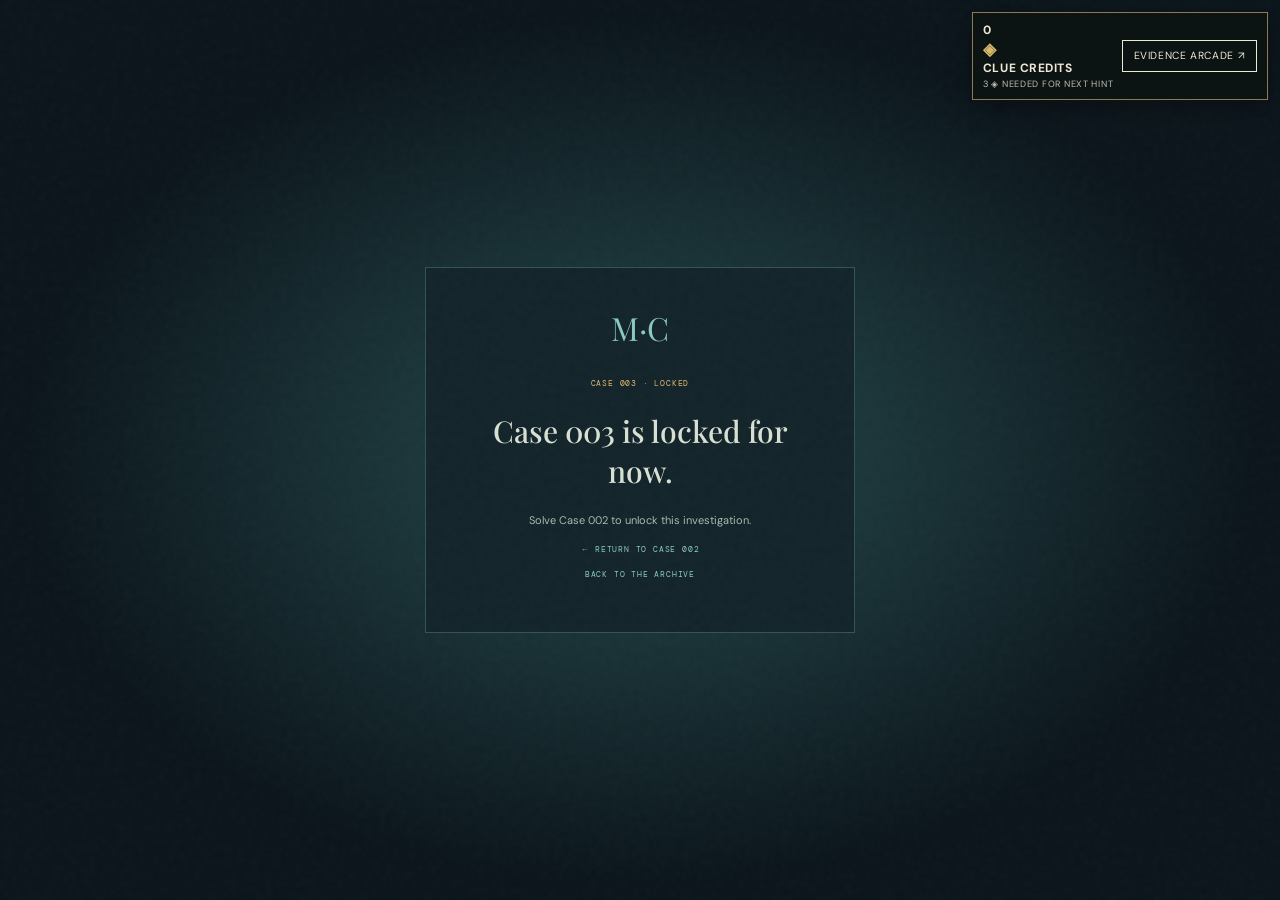
<file: case-003.html>
<!doctype html>
<html lang="en">
<head>
  <meta charset="utf-8">
  <meta name="viewport" content="width=device-width, initial-scale=1">
  <meta name="theme-color" content="#101b22"><link rel="icon" href="site-icon.svg" type="image/svg+xml"><link rel="manifest" href="site.webmanifest"><meta name="application-name" content="The Mystery Club"><meta property="og:site_name" content="The Mystery Club"><meta property="og:title" content="Case 003 — The First Voice"><meta property="og:description" content="Follow the final signal through the harbor, the old cassette, and a tide-activated relay."><meta property="og:type" content="website"><meta property="og:image" content="social-card.svg"><meta name="twitter:card" content="summary_large_image"><meta name="robots" content="noindex,follow">
  <meta name="description" content="The final Mystery Club investigation: The First Voice.">
  <title>Case 003 — The First Voice</title>
  <link rel="stylesheet" href="case-003.css">
</head>
<body>
  <div class="map-noise" aria-hidden="true"></div>
  <div class="final-page" id="finalPage" hidden>
    <header class="final-nav"><a class="final-brand" href="index.html#top"><b>M·C</b><span>THE MYSTERY CLUB</span></a><div>ARCHIVE / <strong>CASE 003</strong> / CHAPTER THREE</div><a href="case-002.html?unlocked=1">← CASE 002</a></header>
    <main>
      <section class="final-hero">
        <div class="final-copy"><span class="final-class">CASE 003 · CHAPTER THREE</span><h1>The First<br><em>Voice</em></h1><p>Two cases lead to one place: the old signal station beneath the harbor bell. Find out who spoke first—and why the voice keeps returning at 12:07.</p><a class="final-start" href="#records">ENTER THE SIGNAL ROOM ↓</a></div>
        <div class="harbor-map" role="img" aria-label="Illustrated map of the harbor with signal paths"><div class="map-grid"></div><div class="map-shore"></div><div class="map-water"></div><div class="map-beacon"><i></i></div><div class="map-ring ring-one"></div><div class="map-ring ring-two"></div><div class="map-pin pin-bell">BELL HOUSE</div><div class="map-pin pin-tower">NORTH POINT</div><div class="map-cross">12:07<br>LOW TIDE</div><span class="map-coordinate">CHART 03 / NORTH CHANNEL</span></div>
        <div class="final-hero-footer"><span>WHERE THE HARBOR BELL RINGS TWICE</span><span>CASE THREE</span></div>
      </section>
      <section class="final-brief" id="records"><div class="final-kicker"><span>01 — RECOVER THE SIGNAL</span><i></i><span>6 FRAGMENTS</span></div><div class="final-brief-row"><h2>Three cases.<br>One repeating voice.</h2><p>Samira left you the B—17 trail. Inez sent the pulse. Arthur recognized the voice. The signal station may explain all three—but the records are scattered across the room.</p></div></section>
      <section class="records-section"><div class="final-kicker"><span>02 — SEARCH THE STATION</span><i></i><span>OPEN EVERY RECORD</span></div><div class="record-grid">
        <article class="record-card"><span>DRAWER A · TAPE ARCHIVE</span><div class="tape-art"><div class="reel reel-left"></div><div class="tape-window"></div><div class="reel reel-right"></div><small>ADA V. / 14·10·1996</small></div><h3>The old cassette</h3><p>A sealed tape, labelled with a date from thirty years ago.</p><button data-third-lead="tape">INSPECT THE LABEL <b>＋</b></button><div id="third-tape" hidden></div><button data-third-lead="wave">COMPARE THE WAVEFORM <b>＋</b></button><div id="third-wave" hidden></div></article>
        <article class="record-card"><span>DRAWER B · TIDE CIRCUIT</span><div class="tide-art"><div class="tide-line"></div><div class="tide-gauge"><i></i><i></i><i></i><i></i><i></i></div><b>12:07</b><small>LOWEST CONTACT</small></div><h3>The harbor chart</h3><p>Old tide tables, relay wiring, and a switch left in an unusual position.</p><button data-third-lead="tide">READ THE TIDE MARKS <b>＋</b></button><div id="third-tide" hidden></div><button data-third-lead="auto">TRACE THE RELAY <b>＋</b></button><div id="third-auto" hidden></div></article>
        <article class="record-card"><span>DRAWER C · BELL HOUSE</span><div class="bell-art"><div class="bell-shape"></div><div class="bell-wave"></div><small>RING / PAUSE / RING</small></div><h3>The keeper’s note</h3><p>A short message was wedged behind the bell’s brass nameplate.</p><button data-third-lead="bell">CHECK THE BELL WIRE <b>＋</b></button><div id="third-bell" hidden></div><button data-third-lead="note">READ THE MARGIN NOTE <b>＋</b></button><div id="third-note" hidden></div></article>
      </div><div class="third-progress"><span id="thirdProgress">0 / 6 FRAGMENTS RECOVERED</span><i><b id="thirdProgressFill"></b></i></div></section>
      <section class="third-hint-wrap"><div><b>NEED A NUDGE?</b><span>Each hint costs more than the last, up to three per case. Earn Clue Credits by solving mini-games in the Evidence Arcade.</span></div><button id="thirdHintButton">OPEN HINT · 3 ◈</button><p id="thirdHintMessage" hidden></p></section>
      <section class="third-timeline" id="thirdTimeline" hidden><div class="final-kicker"><span>03 — REBUILD THE TRANSMISSION</span><i></i><span>ORDER THE EVENTS</span></div><p>Use the date on the cassette, the relay note, and the tide chart. Put the chain in order.</p><div class="third-events"><button data-third-event="tape"><small>EVENT 1</small><b>CASSETTE RECORDED · 1996</b></button><button data-third-event="switch"><small>EVENT 2</small><b>RELAY LEFT ON AUTO · 11:58</b></button><button data-third-event="tide"><small>EVENT 3</small><b>LOW TIDE CLOSES CIRCUIT · 12:07</b></button><button data-third-event="playback"><small>EVENT 4</small><b>VOICE PLAYS · 12:07</b></button></div><div class="third-order" id="thirdOrder">TAP EVENTS TO BUILD THE SEQUENCE</div><button class="final-button" id="thirdTimelineSubmit" disabled>CHECK TRANSMISSION ORDER ↗</button><p class="third-feedback" id="thirdTimelineFeedback" hidden></p></section>
      <section class="third-board" id="thirdBoard" hidden><div class="final-kicker"><span>04 — MAKE THE CONNECTIONS</span><i></i><span>3 LINKS REQUIRED</span></div><p>Choose two fragments that explain the same part of the mystery. The words are clues; the connection is yours to make.</p><div class="third-clues"><button data-third-link="tape" disabled><small>CASSETTE</small><b>Recorded in 1996</b></button><button data-third-link="wave" disabled><small>WAVEFORM</small><b>Nine-second pattern</b></button><button data-third-link="tide" disabled><small>TIDE TABLE</small><b>Low point at 12:07</b></button><button data-third-link="auto" disabled><small>RELAY</small><b>Switch set to AUTO</b></button><button data-third-link="bell" disabled><small>BELL WIRE</small><b>Two rings from below</b></button><button data-third-link="note" disabled><small>KEEPER’S NOTE</small><b>“Listen for what follows”</b></button></div><p id="thirdBoardStatus">Recover all six fragments to connect the evidence.</p><div id="thirdLinks" class="third-links"></div><button class="final-button" id="solveFinalCase" disabled>SUBMIT CASE 003 ↗</button></section>
      <section class="archive-finale" id="archiveFinale" hidden><span class="final-class">ARCHIVE STATUS · COMPLETE</span><h2>The voice was never<br>calling from the sea.</h2><p>Ada Vale recorded the message in 1996. The tide relay played it back at 12:07. Inez sent the pulse that made Arthur listen; Samira followed the same trail to find the original tape.</p><p class="final-thought">The first mystery is solved. For now, the archive is closed.</p><div class="coming-soon">MORE CASES ARE COMING <i>···</i></div><a href="index.html#top">RETURN TO THE MYSTERY CLUB</a></section>
      <section class="final-footer-links"><a href="case-002.html?unlocked=1">← CASE 002</a><a href="index.html#top">CASE 001 / ARCHIVE HOME</a></section>
    </main>
    <footer><span>THE MYSTERY CLUB · CASE 003</span><span>THREE CASES · ONE ARCHIVE</span><span>CASE 003 / MORE CASES COMING</span></footer>
  </div>
  <div class="final-lock" id="finalLock" hidden><div><span>M·C</span><small>CASE 003 · LOCKED</small><h1>Case 003 is locked for now.</h1><p>Solve Case 002 to unlock this investigation.</p><a href="case-002.html?unlocked=1">← RETURN TO CASE 002</a><a href="index.html#top">BACK TO THE ARCHIVE</a></div></div>
  <link rel="stylesheet" href="coin-arcade.css?v=2">
  <script src="coin-arcade.js?v=6"></script>
  <script src="case-003.js"></script>
</body>
</html>
</file>
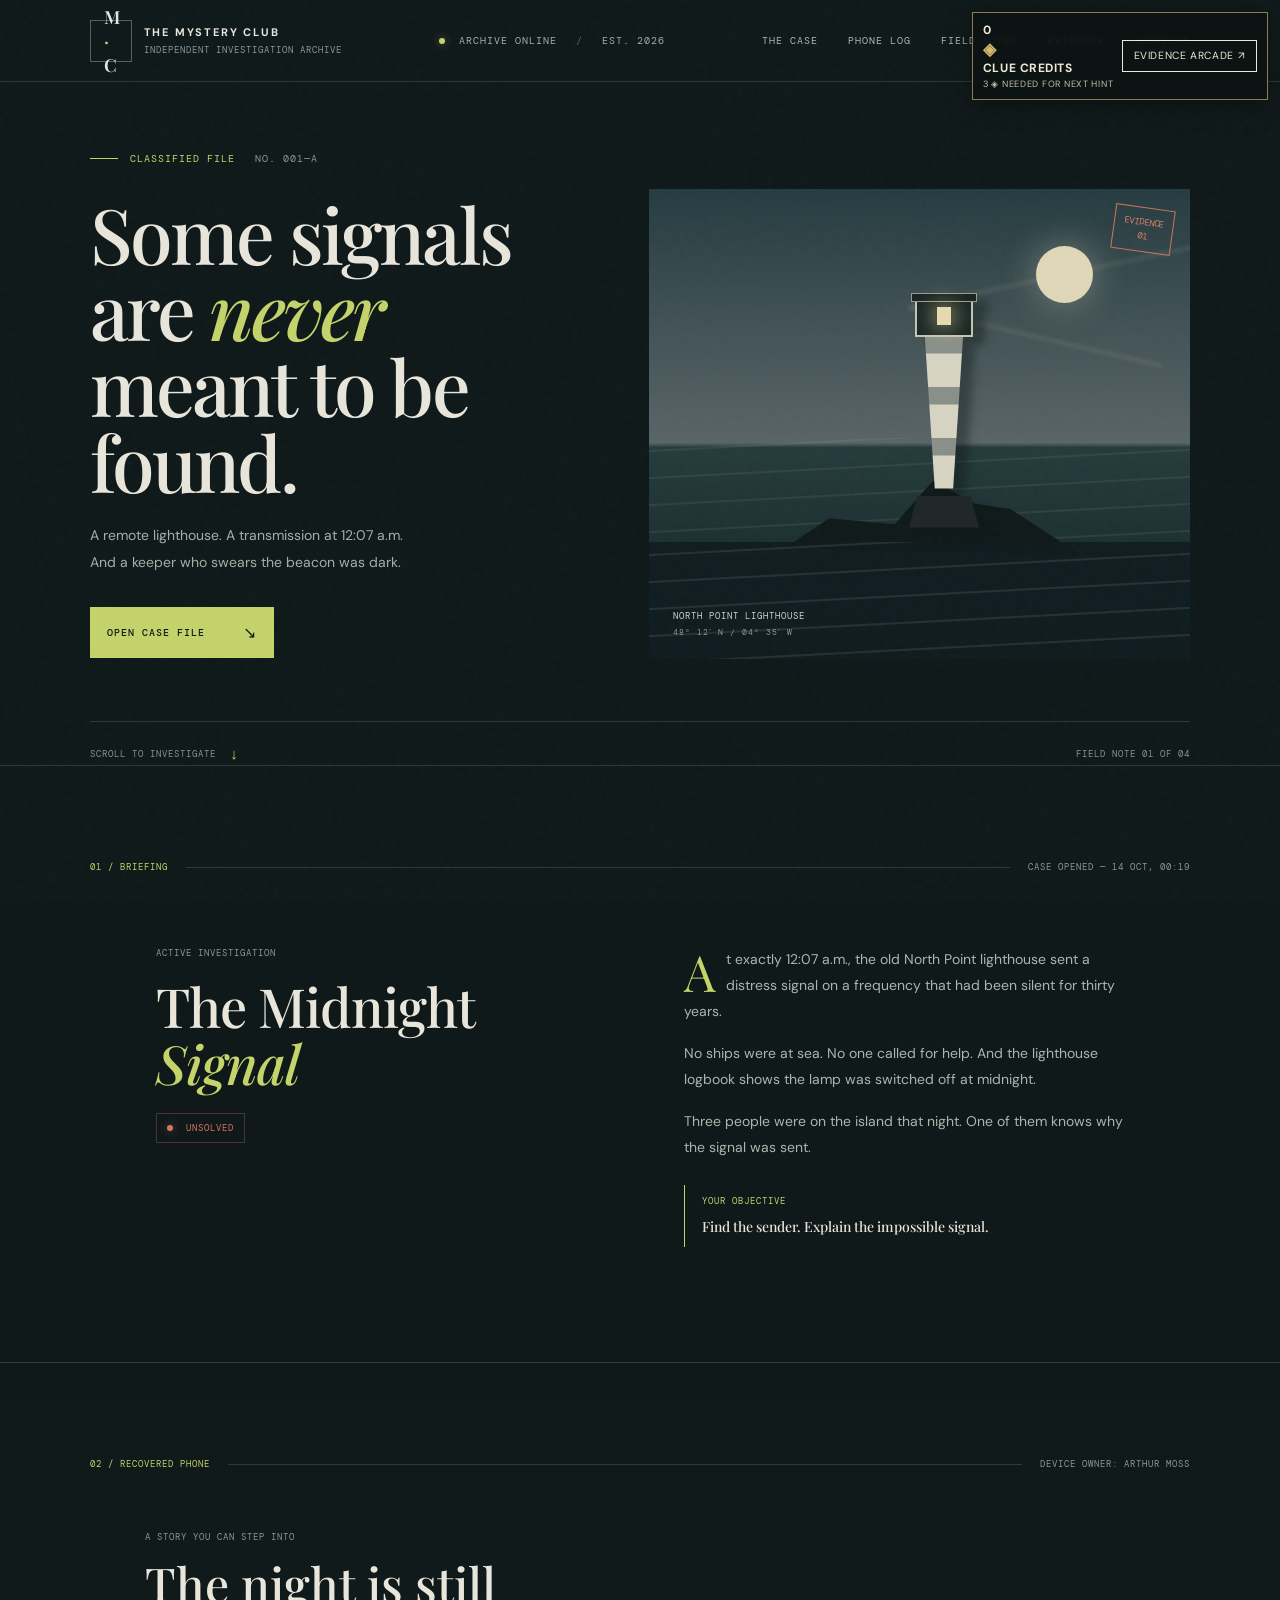
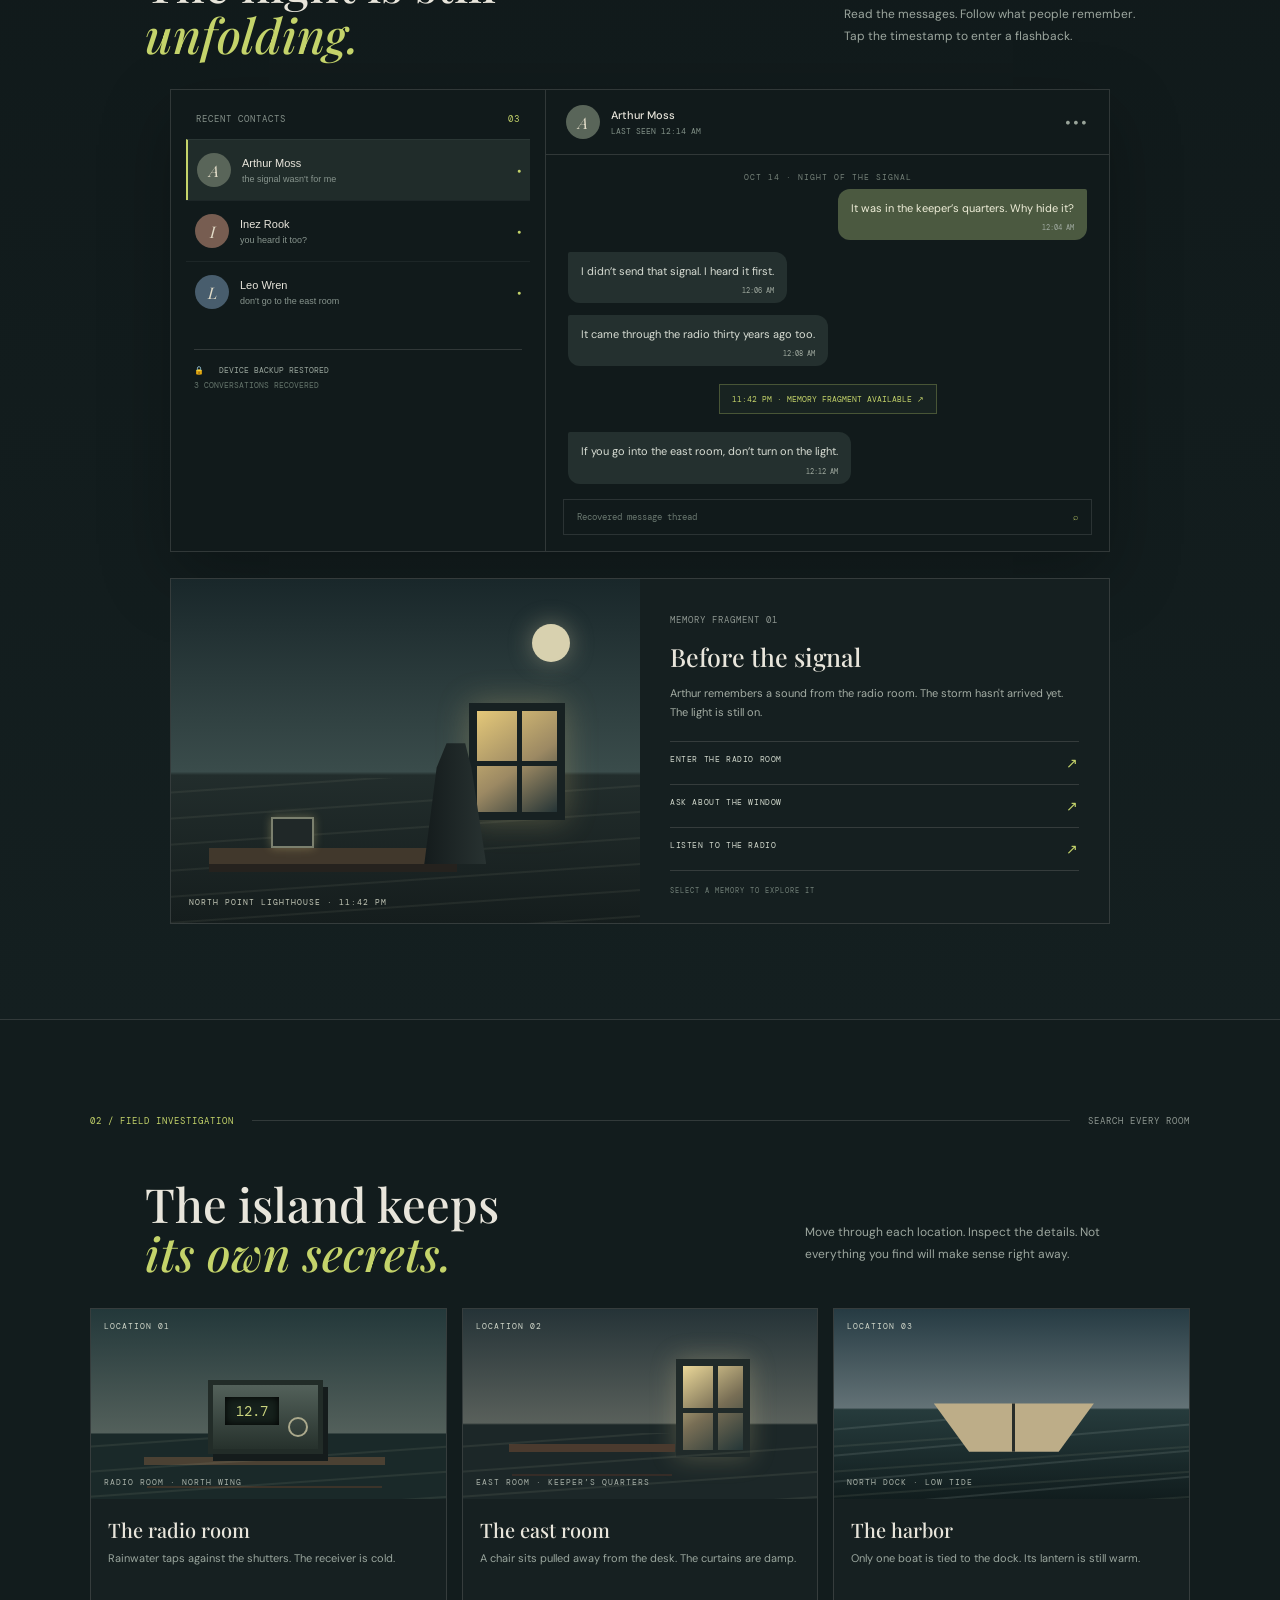
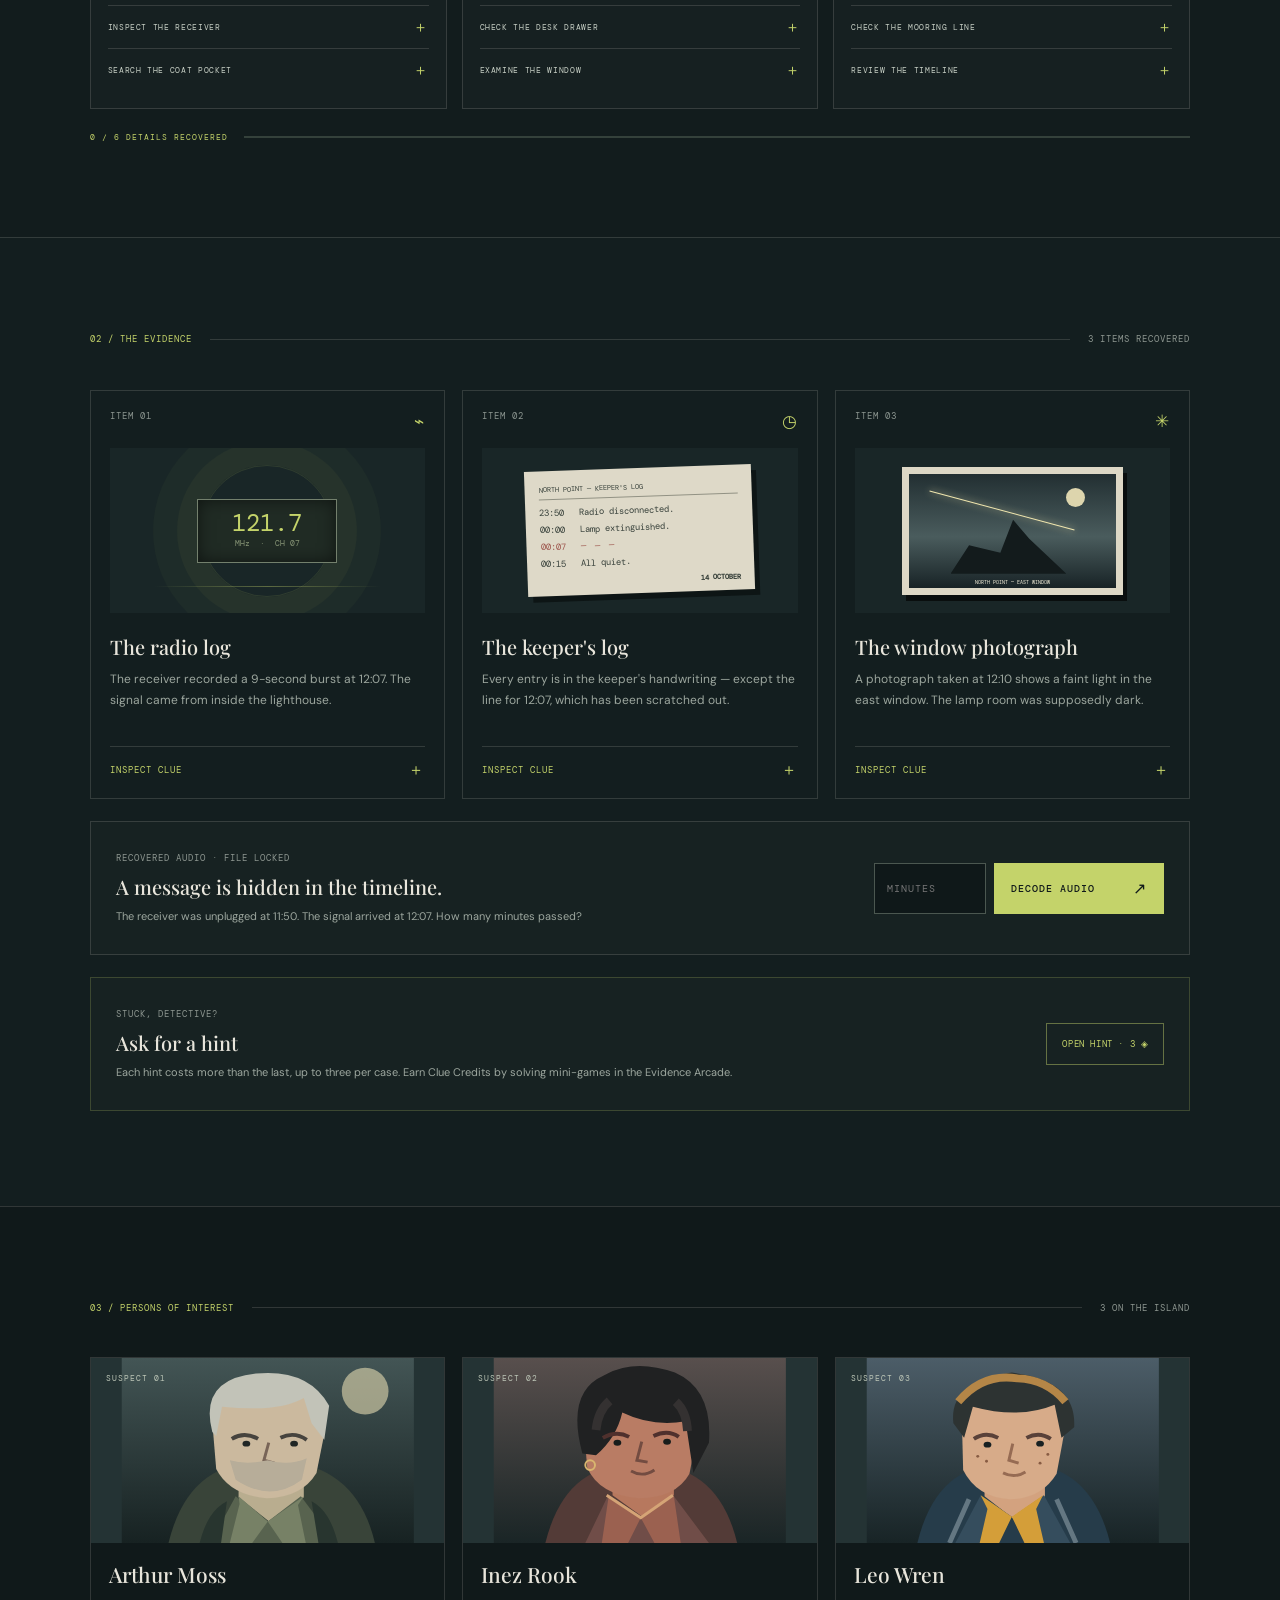
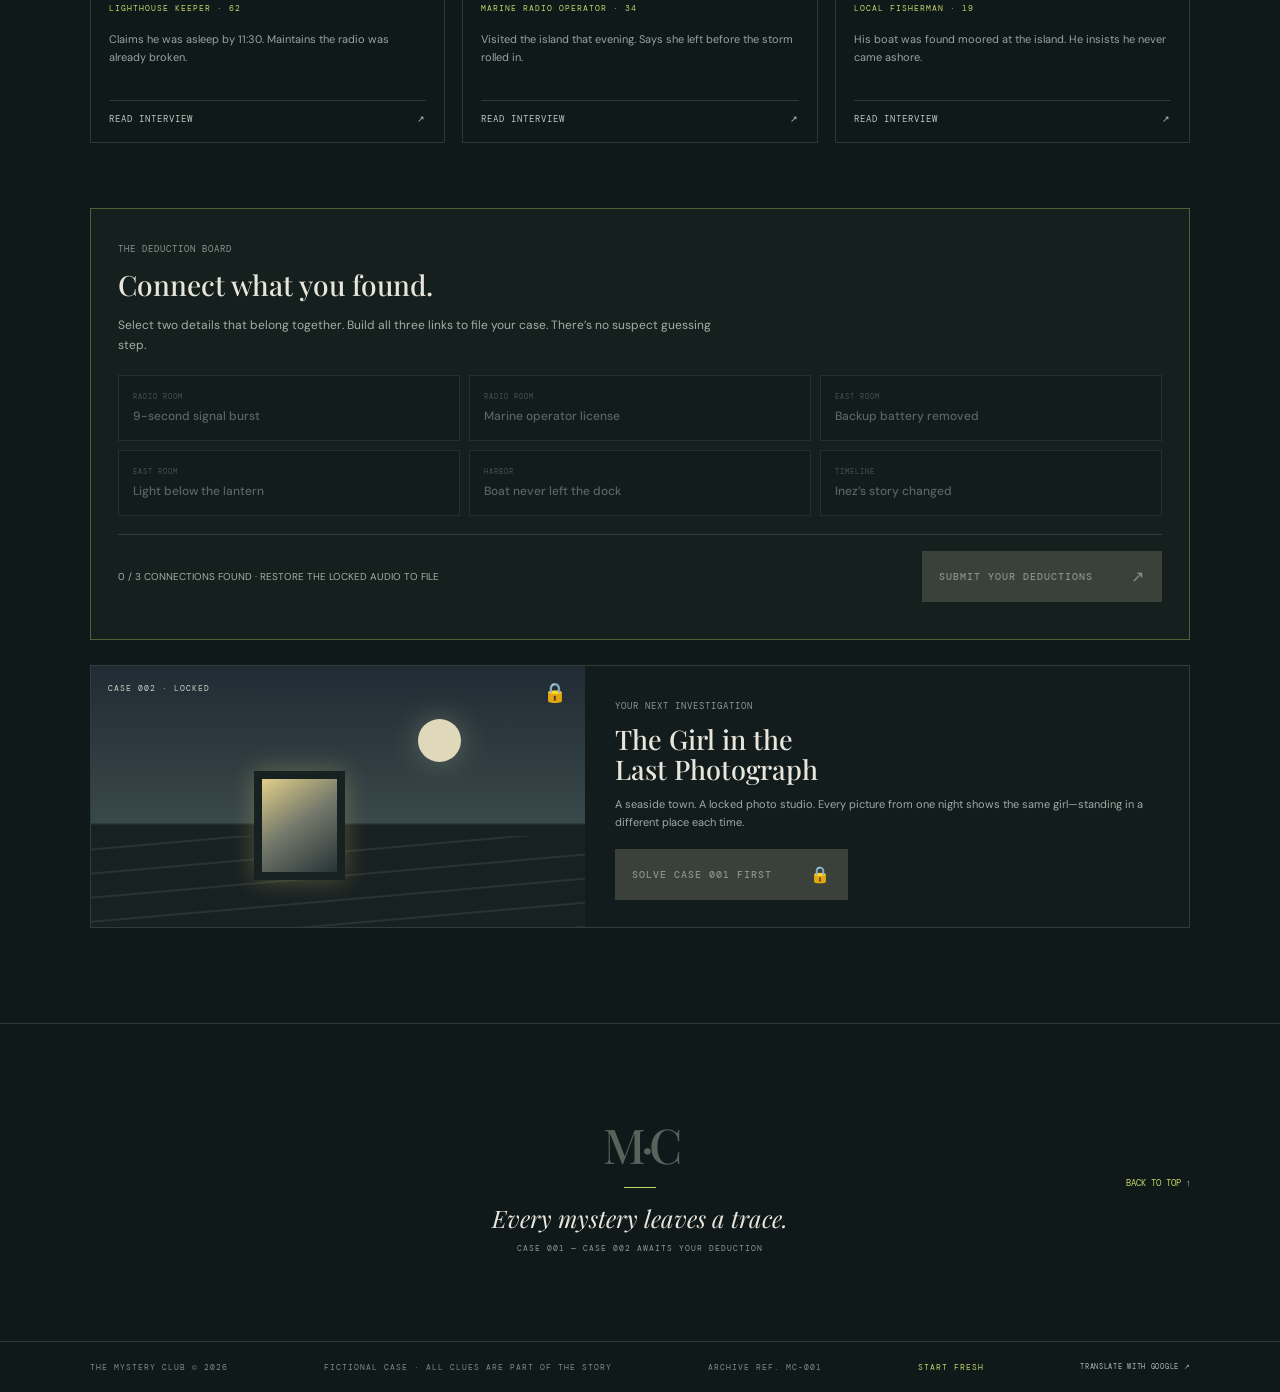
<file: start-fresh.html>
<!doctype html>
<html lang="en">
<head><meta charset="utf-8"><meta name="viewport" content="width=device-width, initial-scale=1"><meta name="theme-color" content="#10191a"><title>Starting Fresh — The Mystery Club</title><style>body{margin:0;min-height:100vh;display:grid;place-items:center;background:#10191a;color:#e8e5db;font-family:Georgia,serif}.card{text-align:center;padding:36px;max-width:420px}.mark{color:#c4d36a;font-size:32px}.status{font:10px monospace;letter-spacing:1px;color:#a7aea6;margin-top:18px}</style></head>
<body><main class="card"><div class="mark">M·C</div><h1>Opening a fresh investigation</h1><p>Resetting the case progress, then returning you to the archive.</p><div class="status">PLEASE WAIT · THE CASE FILES ARE BEING RESEALED</div></main><script>Object.keys(localStorage).filter(key=>key.startsWith('mc-')).forEach(key=>localStorage.removeItem(key));location.replace('case-002.html?reset=1');</script></body>
</html>
</file>
<file: style.css>
@import url('https://fonts.googleapis.com/css2?family=DM+Mono:wght@400;500&family=DM+Sans:wght@400;500;600;700&family=Playfair+Display:ital,wght@0,500;0,600;0,700;1,500;1,600&display=swap');
:root{--ink:#10191a;--paper:#e8e5db;--muted:#8d9690;--line:rgba(232,229,219,.15);--acid:#c4d36a;--red:#d77561}*{box-sizing:border-box}html{scroll-behavior:smooth}body{margin:0;background:var(--ink);color:var(--paper);font-family:'DM Sans',sans-serif}.grain{position:fixed;inset:0;z-index:5;pointer-events:none;opacity:.065;background-image:url("data:image/svg+xml,%3Csvg viewBox='0 0 180 180' xmlns='http://www.w3.org/2000/svg'%3E%3Cfilter id='n'%3E%3CfeTurbulence type='fractalNoise' baseFrequency='.85' numOctaves='3' stitchTiles='stitch'/%3E%3C/filter%3E%3Crect width='100%25' height='100%25' filter='url(%23n)' opacity='.32'/%3E%3C/svg%3E")}.topbar{height:82px;padding:0 7%;display:flex;align-items:center;justify-content:space-between;border-bottom:1px solid var(--line);position:relative;z-index:7}.brand{display:flex;gap:12px;align-items:center;color:inherit;text-decoration:none}.brand-mark{font:600 18px 'Playfair Display';letter-spacing:-2px;border:1px solid #56615a;width:42px;height:42px;display:grid;place-content:center}.brand-mark span{color:var(--acid)}.brand-name{font-size:11px;font-weight:700;letter-spacing:1.8px}.brand-name small{display:block;margin-top:5px;color:var(--muted);font:9px 'DM Mono';letter-spacing:1px}.top-status,nav,.eyebrow,.file-number,.hero-foot,.small-label,.section-heading,.case-tag,.briefing-note span,.evidence-top,.clue-button,.suspect-id,.role,.suspect-select,.solve-controls select,.closing-meta,footer,.dialog-close{font:10px 'DM Mono',monospace;letter-spacing:1px}.top-status{color:#a5aca4}.status-dot{display:inline-block;width:6px;height:6px;border-radius:50%;background:var(--acid);margin-right:7px;box-shadow:0 0 9px #c4d36a77}.status-divider{margin:0 12px;color:#56615a}nav{display:flex;gap:30px}nav a{color:#aeb4ab;text-decoration:none}nav a:hover,.suspect-select:hover{color:var(--acid)}.menu-button{display:none;background:none;border:0;color:var(--paper);font-size:20px}.hero{padding:70px 7% 0;position:relative;min-height:670px;display:grid;grid-template-columns:1fr 1.05fr;align-items:center;gap:4%}.hero-copy{padding-bottom:38px}.eyebrow{color:var(--acid);display:flex;align-items:center;gap:12px}.eyebrow-line{width:28px;height:1px;background:var(--acid)}.file-number{color:var(--muted);margin-left:8px}.hero h1{font:500 clamp(48px,6vw,82px)/.99 'Playfair Display',serif;letter-spacing:-2.8px;margin:30px 0 23px}.hero h1 em,.case-title h2 em{color:var(--acid);font-weight:500}.hero-intro{color:#a7aea6;font-size:14px;line-height:1.9;margin-bottom:32px}.primary-button{display:inline-flex;align-items:center;justify-content:space-between;gap:38px;padding:15px 17px;background:var(--acid);border:0;color:var(--ink);font:500 10px 'DM Mono';letter-spacing:1px;text-decoration:none;cursor:pointer;transition:background .2s,transform .2s}.primary-button:hover{background:#d9e78a;transform:translateY(-2px)}.primary-button span{font-size:16px}.hero-art{height:470px;position:relative;overflow:hidden;background:linear-gradient(#263c40,#596568 54%,#263b3c 55%,#122426);isolation:isolate}.moon{position:absolute;right:18%;top:12%;width:57px;height:57px;border-radius:50%;background:#dfd7b8;box-shadow:0 0 35px #e5dfc55c}.beam{position:absolute;z-index:1;left:48%;top:25%;height:1px;background:#f0e6b7;transform-origin:left;opacity:.38;filter:blur(2px)}.beam-one{width:360px;transform:rotate(-12deg)}.beam-two{width:260px;transform:rotate(13deg)}.sea{position:absolute;left:-5%;width:110%;height:26%;background:repeating-linear-gradient(177deg,transparent 0 13px,#9ba7a32b 14px 15px,transparent 16px 27px)}.sea-back{bottom:21%;opacity:.7}.sea-front{bottom:-4%;height:29%;background-color:#101c20;opacity:.9}.island{position:absolute;bottom:22%;left:25%;width:55%;height:16%;background:#111a1a;clip-path:polygon(0 90%,15% 50%,37% 58%,50% 0,64% 31%,76% 38%,100% 100%)}.tower{position:absolute;z-index:2;bottom:28%;left:48%;width:70px;height:230px;filter:drop-shadow(12px 8px 4px #10161766)}.lantern{height:39px;width:58px;position:absolute;top:0;left:6px;background:#192627;border:2px solid #c7c4aa;z-index:2}.lantern:before{content:'';position:absolute;left:-6px;right:-6px;top:-7px;height:7px;background:#182324;border:1px solid #9c9b88}.lantern i{position:absolute;left:20px;top:7px;width:14px;height:18px;background:#e5dbb0;box-shadow:0 0 22px #f9e9a0}.tower-body{position:absolute;top:36px;left:12px;width:46px;height:155px;background:repeating-linear-gradient(0deg,#d7d4c3 0 33px,#89908a 34px 51px);clip-path:polygon(8% 0,92% 0,70% 100%,30% 100%)}.tower-base{position:absolute;left:0;bottom:0;width:70px;height:32px;background:#202727;clip-path:polygon(12% 0,88% 0,100% 100%,0 100%)}.art-label{position:absolute;bottom:22px;left:24px;z-index:3;color:#d1d4ca;font:9px 'DM Mono';letter-spacing:1px}.art-label span{display:block;margin-top:5px;color:#8d9993;font-size:8px}.art-stamp{position:absolute;right:17px;top:18px;border:1px solid #cc735e;color:#d7806a;padding:7px 9px;text-align:center;font:9px/1.6 'DM Mono';transform:rotate(8deg);z-index:3}.hero-foot{grid-column:1/-1;display:flex;gap:14px;align-items:center;color:#89928a;border-top:1px solid var(--line);padding:22px 0 26px;font-size:9px}.scroll-mark{color:var(--acid);font-size:15px}.hero-foot span:last-child{margin-left:auto}.case-section,.evidence-section,.suspects-section{padding:95px 7%;border-top:1px solid var(--line)}.section-heading{display:flex;align-items:center;gap:18px;color:var(--acid);font-size:9px}.section-rule{height:1px;background:var(--line);flex:1}.section-date{color:var(--muted)}.case-grid{display:grid;grid-template-columns:1fr 1fr;gap:9%;padding:67px 6% 20px}.small-label{color:var(--muted);font-size:9px}.case-title h2{font:500 54px/1.06 'Playfair Display';letter-spacing:-1px;margin:17px 0 20px}.case-tag{color:var(--red);border:1px solid #d775614b;display:inline-block;padding:8px 10px;font-size:9px}.case-tag .status-dot{background:var(--red);box-shadow:0 0 9px #d7756177}.briefing{max-width:490px;padding-top:7px}.briefing p{color:#aeb4ac;font-size:14px;line-height:1.85;margin:0 0 16px}.briefing .dropcap:first-letter{float:left;font:50px 'Playfair Display';line-height:.8;color:var(--acid);padding:5px 10px 0 0}.briefing-note{border-left:1px solid var(--acid);margin-top:25px;padding:10px 0 10px 17px}.briefing-note span{display:block;color:var(--acid);font-size:9px;margin-bottom:9px}.briefing-note strong{font:500 14px 'Playfair Display';color:var(--paper)}.evidence-section{background:#131e1f}.evidence-grid{display:grid;grid-template-columns:repeat(3,1fr);gap:17px;margin-top:45px}.evidence-card{border:1px solid var(--line);padding:19px 19px 17px;min-width:0}.evidence-top{display:flex;justify-content:space-between;color:#8c9690;font-size:9px}.evidence-icon{color:var(--acid);font-size:17px}.radio-visual,.log-visual,.photo-visual{height:165px;margin:16px 0 20px;display:grid;place-items:center;background:#192627;overflow:hidden}.radio-visual{position:relative}.radio-visual:before{content:'';position:absolute;width:130px;height:130px;border:1px solid #c4d36a20;border-radius:50%;box-shadow:0 0 0 24px #c4d36a0b,0 0 0 48px #c4d36a08}.radio-screen{z-index:1;width:140px;height:64px;border:1px solid #73806d;background:#202b24;box-shadow:inset 0 0 16px #0008;text-align:center;padding:7px;color:var(--acid);font:24px 'DM Mono'}.radio-screen small{display:block;font-size:8px;color:#879576}.radio-knob{position:absolute;width:12px;height:12px;border:2px solid #8e9486;border-radius:50%;right:28%;top:48%}.radio-line{position:absolute;width:72%;height:1px;background:linear-gradient(90deg,transparent,#c4d36a65,transparent);bottom:26px}.log-paper{width:72%;background:#ded9c8;color:#37403a;padding:14px 14px 9px;transform:rotate(-2deg);box-shadow:5px 6px 0 #0d1515;font:9px 'DM Mono'}.log-paper small{font-size:7px;border-bottom:1px solid #929284;display:block;padding-bottom:5px;margin-bottom:7px}.log-paper p{margin:5px 0}.log-paper .ink{color:#9d554c}.log-paper .ink span{letter-spacing:2px}.log-paper b{font-size:7px;display:block;text-align:right;margin-top:8px}.photo-frame{position:relative;width:70%;height:128px;background:linear-gradient(#222f32,#4a5c5d 55%,#182326);border:7px solid #ddd8c6;box-shadow:4px 6px 0 #090e0e;overflow:hidden}.photo-moon{position:absolute;right:15%;top:12%;width:19px;height:19px;border-radius:50%;background:#ddd5ad}.photo-beam{position:absolute;right:19%;top:32%;width:150px;height:1px;background:#f1e7af;transform:rotate(15deg);box-shadow:0 0 7px #f1e7af}.photo-cliff{position:absolute;bottom:14px;left:20%;width:56%;height:54px;background:#131b1c;clip-path:polygon(0 100%,16% 47%,43% 61%,54% 0,68% 35%,100% 100%)}.photo-caption{position:absolute;bottom:2px;left:0;right:0;text-align:center;font:5px 'DM Mono';color:#faf5df}.evidence-card h3{font:500 20px 'Playfair Display';margin:0 0 9px}.evidence-card>p{font-size:12px;line-height:1.7;color:#9ca69e;min-height:61px;margin:0 0 16px}.clue-button{display:flex;justify-content:space-between;align-items:center;width:100%;padding:12px 0 0;border:0;border-top:1px solid var(--line);background:none;color:var(--acid);cursor:pointer;font-size:9px}.clue-button span{font-size:16px}.suspect-grid{display:grid;grid-template-columns:repeat(3,1fr);gap:17px;margin:43px 0 65px}.suspect{border:1px solid var(--line);position:relative}.suspect-id{position:absolute;top:15px;left:15px;z-index:1;color:#bec7b8;font-size:8px}.portrait{height:155px;display:grid;place-items:center;position:relative;overflow:hidden;background:radial-gradient(ellipse at 50% 43%,#79847c 0,#344344 23%,#202e30 57%,#172121 100%)}.portrait:before{content:'';position:absolute;bottom:-35px;width:112px;height:115px;border-radius:45% 45% 0 0;background:linear-gradient(90deg,#273334,#63716c 48%,#293839)}.portrait:after{content:'';position:absolute;bottom:49px;width:43px;height:58px;border-radius:45% 45% 42% 42%;background:linear-gradient(90deg,#7b7469,#c0b4a0 56%,#7d7467)}.portrait span{position:absolute;z-index:2;font:italic 11px 'Playfair Display';color:#e6dfca;top:16px;right:16px;opacity:.65}.portrait-two{background:radial-gradient(ellipse at 50% 45%,#827f74,#354044 52%,#1b2426)}.portrait-two:before{background:linear-gradient(90deg,#3e3431,#8a6757,#352e2b)}.portrait-two:after{background:linear-gradient(90deg,#a67d68,#d5b499 56%,#9b705e)}.portrait-three{background:radial-gradient(ellipse at 50% 45%,#777f79,#354044 52%,#1b2426)}.portrait-three:before{background:linear-gradient(90deg,#26333d,#49596a,#25313b)}.portrait-three:after{background:linear-gradient(90deg,#997a67,#d0ad90 56%,#97745e)}.suspect-info{padding:17px 18px}.suspect-info h3{font:500 21px 'Playfair Display';margin:0 0 7px}.role{font-size:8px;color:var(--acid)}.suspect-info p{font-size:11px;line-height:1.7;color:#99a39c;min-height:56px;margin:14px 0}.suspect-select{border:0;border-top:1px solid var(--line);padding:12px 0 0;width:100%;display:flex;justify-content:space-between;background:transparent;color:#c0c7bd;cursor:pointer;font-size:9px}.solve-box{border:1px solid #c4d36a4b;background:#171f1e;padding:28px 30px;display:flex;align-items:center;justify-content:space-between;gap:30px}.solve-box h2{font:500 28px 'Playfair Display';margin:8px 0}.solve-box p{font-size:12px;color:#9da69f;margin:0}.solve-controls{display:flex;gap:9px;align-items:center}.solve-controls select{background:#10191a;color:var(--paper);border:1px solid #394343;padding:16px 12px;min-width:185px;font-size:9px}.solve-controls .primary-button{white-space:nowrap}.result{margin-top:15px;border-left:2px solid var(--acid);padding:16px 20px;background:#17211e;color:#b4bdb5;font-size:13px;line-height:1.7}.result strong{color:var(--acid)}.closing{position:relative;padding:88px 7%;text-align:center;border-top:1px solid var(--line);display:flex;flex-direction:column;align-items:center}.closing-mark{font:500 48px 'Playfair Display';letter-spacing:-5px;color:#59635c}.closing-mark:after{content:'';display:block;width:32px;height:1px;background:var(--acid);margin:11px auto 0}.closing p{font:italic 24px 'Playfair Display';margin:14px 0 9px}.closing-meta{font-size:8px;color:var(--muted)}.closing>a{position:absolute;right:7%;top:50%;transform:translateY(-50%);font:9px 'DM Mono';color:var(--acid);text-decoration:none}footer{border-top:1px solid var(--line);padding:20px 7%;display:flex;justify-content:space-between;color:#7d8981;font-size:8px}dialog{background:#1b2827;border:1px solid #c4d36a70;color:var(--paper);padding:36px;max-width:440px;width:calc(100% - 36px);box-shadow:0 18px 80px #000b}dialog::backdrop{background:#081010c9;backdrop-filter:blur(4px)}dialog p{font:500 23px/1.5 'Playfair Display';margin:20px 0 27px}.dialog-close{position:absolute;right:13px;top:10px;background:none;border:0;color:#b8c0b8;font-size:22px;cursor:pointer}.sr-only{position:absolute;width:1px;height:1px;padding:0;margin:-1px;overflow:hidden;clip:rect(0,0,0,0);white-space:nowrap;border:0}
@media(max-width:850px){.hero{grid-template-columns:1fr .9fr;gap:2%;padding-left:5%;padding-right:5%}.hero-art{height:390px}.hero h1{font-size:59px}.topbar{padding:0 5%}.case-section,.evidence-section,.suspects-section{padding:75px 5%}.solve-box{align-items:flex-start;flex-direction:column}.solve-controls{width:100%}.solve-controls select{flex:1}}
@media(max-width:620px){.topbar{height:70px}.brand-name{font-size:9px}.brand-name small{font-size:7px}.top-status{display:none}.menu-button{display:block}nav{display:none;position:absolute;top:69px;left:0;right:0;background:#111c1d;padding:20px 6%;border-bottom:1px solid var(--line);flex-direction:column;gap:20px}nav.open{display:flex}.hero{display:flex;flex-direction:column;align-items:stretch;padding-top:52px;min-height:0;gap:20px}.hero-copy{padding-bottom:0}.hero h1{font-size:57px}.hero-art{height:330px}.hero-foot{margin-top:5px}.section-heading{gap:9px;font-size:8px}.section-date{font-size:7px}.case-grid{grid-template-columns:1fr;gap:30px;padding:48px 1% 0}.case-title h2{font-size:48px}.case-section,.evidence-section,.suspects-section{padding:64px 6%}.evidence-grid,.suspect-grid{grid-template-columns:1fr;gap:12px}.evidence-card>p,.suspect-info p{min-height:0}.evidence-card{padding:17px}.suspect{display:grid;grid-template-columns:38% 1fr}.portrait{height:100%;min-height:210px}.suspect-info{padding:16px}.suspect-info h3{font-size:18px}.solve-controls{flex-direction:column;align-items:stretch}.solve-controls select,.solve-controls .primary-button{width:100%}.solve-box{padding:22px 18px}.closing{padding:75px 6%}.closing>a{position:static;transform:none;margin-top:25px}footer{gap:10px;flex-direction:column;text-align:center}}
.story-section{padding:95px 7%;border-top:1px solid var(--line);background:linear-gradient(180deg,#10191a,#141f20)}.story-intro{display:flex;justify-content:space-between;align-items:end;margin:54px 5% 30px}.story-intro h2{font:500 48px/1.05 'Playfair Display';margin:13px 0 0}.story-intro h2 em{color:var(--acid);font-weight:500}.story-intro>p{color:#9ca69e;font-size:12px;line-height:1.8}.phone-layout{display:grid;grid-template-columns:.8fr 1.2fr;max-width:940px;margin:auto;min-height:420px;border:1px solid var(--line);background:#111a1b;box-shadow:0 24px 65px #0004}.contact-list{border-right:1px solid var(--line);padding:0 15px}.contact-head{padding:23px 10px 14px;color:#85918a;font:9px 'DM Mono';letter-spacing:1px;display:flex;justify-content:space-between}.contact-head span{color:var(--acid)}.contact{width:100%;display:flex;align-items:center;gap:11px;padding:13px 9px;border:0;border-top:1px solid #ffffff0d;background:none;color:var(--paper);text-align:left;cursor:pointer}.contact.active{background:#202c2a;border-left:2px solid var(--acid)}.contact>b,.contact span:nth-child(2){display:flex;flex-direction:column;gap:5px;min-width:0}.contact span b{font-size:11px;font-weight:500}.contact small{font-size:9px;color:#87948d;white-space:nowrap;overflow:hidden;text-overflow:ellipsis}.contact i{margin-left:auto;color:var(--acid);font-size:7px}.avatar{width:34px;height:34px;flex:0 0 34px;border-radius:50%;display:grid;place-items:center;font:italic 16px 'Playfair Display';background:#596559;color:#e3ddc9}.avatar-i{background:#775d51}.avatar-l{background:#485d6d}.contact-lock{margin:27px 8px;padding:13px 0;border-top:1px solid var(--line);font:8px/1.8 'DM Mono';color:#9aa69d}.contact-lock span{color:#64746b}.chat-window{display:flex;flex-direction:column;min-height:420px}.chat-top{height:65px;border-bottom:1px solid var(--line);display:flex;align-items:center;padding:0 20px;gap:11px}.chat-top>span:nth-child(2){display:flex;flex-direction:column;gap:4px}.chat-top b{font-size:11px;font-weight:500}.chat-top small{font:8px 'DM Mono';color:#819087}.chat-menu{margin-left:auto;color:#98a399;letter-spacing:2px}.chat-date{text-align:center;color:#748078;font:8px 'DM Mono';letter-spacing:1px;padding:17px 0 7px}.chat-messages{flex:1;padding:12px 22px 22px;display:flex;flex-direction:column;gap:12px;max-height:310px;overflow:auto}.bubble{max-width:76%;padding:11px 13px 8px;font-size:11px;line-height:1.55;position:relative}.bubble small{display:block;text-align:right;font:7px 'DM Mono';color:#a0aaa0;margin-top:6px}.bubble.theirs{align-self:flex-start;background:#24302f;color:#d8ddd4;border-radius:2px 12px 12px 12px}.bubble.mine{align-self:flex-end;background:#4b5940;color:#f0efd9;border-radius:12px 2px 12px 12px}.chat-timestamp{text-align:center;margin:6px 0}.chat-timestamp button{background:#182321;color:var(--acid);border:1px solid #c4d36a48;padding:9px 12px;font:8px 'DM Mono';cursor:pointer}.chat-timestamp button:hover{background:#29362b}.chat-input{margin:0 17px 16px;border:1px solid #ffffff1c;padding:11px 13px;color:#69776f;font:9px 'DM Mono';display:flex;justify-content:space-between}.chat-input span:last-child{color:var(--acid)}.flashback-card{max-width:940px;margin:26px auto 0;border:1px solid var(--line);display:grid;grid-template-columns:1fr 1fr;background:#151f20;transition:box-shadow .3s}.flashback-card.flash-active{box-shadow:0 0 0 2px var(--acid),0 0 42px #c4d36a42}.flash-scene{min-height:330px;position:relative;overflow:hidden;background:linear-gradient(180deg,#19272a 0%,#3a4c4b 56%,#222d2c 57%,#151d1d 100%)}.flash-scene:before{content:'';position:absolute;bottom:0;left:0;right:0;height:42%;background:repeating-linear-gradient(176deg,transparent 0 13px,#a1a58d18 14px 15px,transparent 16px 26px)}.flash-moon{position:absolute;right:15%;top:13%;width:38px;height:38px;border-radius:50%;background:#d8d1af;box-shadow:0 0 25px #e6dcb25c}.flash-window{position:absolute;right:16%;top:36%;width:96px;height:117px;border:8px solid #172122;background:linear-gradient(145deg,#e4c879,#9c8963 55%,#253436);box-shadow:0 0 32px #c8b57552}.flash-window:before{content:'';position:absolute;top:50%;left:0;right:0;height:5px;background:#172122}.flash-window:after{content:'';position:absolute;top:0;bottom:0;left:50%;width:5px;background:#172122}.flash-desk{position:absolute;bottom:17%;left:8%;width:53%;height:16px;background:#41382c;box-shadow:0 8px 0 #25221e}.flash-desk:after{content:'';position:absolute;top:-31px;left:25%;width:39px;height:27px;background:#202828;border:2px solid #7b806e;box-shadow:0 0 9px #e0cf8655}.flash-person{position:absolute;bottom:17%;left:54%;width:62px;height:121px;background:linear-gradient(90deg,#141b1c,#283231);clip-path:polygon(36% 0,66% 0,76% 20%,100% 100%,0 100%,20% 20%)}.scene-time{position:absolute;z-index:2;bottom:16px;left:18px;color:#c3c7b7;font:8px 'DM Mono';letter-spacing:1px}.scene-grain{position:absolute;inset:0;opacity:.15;background-image:radial-gradient(#eee 0.5px,transparent .5px);background-size:4px 4px;pointer-events:none}.flash-copy{padding:28px 30px}.flash-copy h3{font:500 25px 'Playfair Display';margin:12px 0 9px}.flash-copy>p{color:#a4ada4;font-size:11px;line-height:1.7;margin-bottom:19px}.flash-choices{display:flex;flex-direction:column;border-top:1px solid var(--line)}.flash-choices button,.memory-again{background:none;border:0;border-bottom:1px solid var(--line);padding:12px 0;color:#d1d8cc;text-align:left;font:8px 'DM Mono';letter-spacing:.6px;cursor:pointer;display:flex;justify-content:space-between}.flash-choices button:hover:not(:disabled){color:var(--acid)}.flash-choices button span{color:var(--acid);font-size:14px}.flash-choices button:disabled{opacity:.35;cursor:default}.memory-again{color:var(--acid)}.flash-note{display:block;margin-top:15px;color:#728078;font:7px 'DM Mono';letter-spacing:1px}
@media(max-width:850px){.story-section{padding:75px 5%}.story-intro{margin-left:2%;margin-right:2%}.phone-layout,.flashback-card{max-width:100%}.flash-copy{padding:23px}.flash-scene{min-height:310px}}
@media(max-width:620px){.story-section{padding:64px 6%}.story-intro{display:block;margin:42px 0 23px}.story-intro h2{font-size:41px}.story-intro>p{margin:14px 0 0}.phone-layout{grid-template-columns:1fr}.contact-list{border-right:0;border-bottom:1px solid var(--line);padding:0 9px}.contact-head{padding-top:15px}.contact{display:none}.contact.active{display:flex}.contact-lock{display:none}.chat-window,.chat-messages{min-height:360px}.flashback-card{grid-template-columns:1fr}.flash-scene{min-height:245px}.flash-copy{padding:22px}.flash-choices button{line-height:1.6}}
.cipher-box,.hint-box{margin:22px 0 0;padding:23px 25px;border:1px solid var(--line);background:#172222;display:grid;grid-template-columns:1fr auto;align-items:center;gap:16px}.cipher-box h3,.hint-box h3{font:500 20px 'Playfair Display';margin:7px 0}.cipher-box p,.hint-box p{font-size:11px;color:#9da79f;line-height:1.7;margin:5px 0}.cipher-controls{display:flex;gap:8px}.cipher-controls input{width:112px;background:#0f1819;border:1px solid #4b5750;color:var(--paper);padding:0 12px;font:10px 'DM Mono';letter-spacing:1px}.cipher-result,.hint-message{grid-column:1/-1;border-left:2px solid var(--acid);padding:12px 16px;background:#111b1b;color:#b7c0b7;font-size:12px;line-height:1.7}.cipher-result strong{color:var(--acid)}.hint-box{grid-template-columns:1fr auto;border-color:#c4d36a36}#hintButton{background:transparent;color:var(--acid);border:1px solid #c4d36a73;padding:14px 15px;font:9px 'DM Mono';letter-spacing:.6px;cursor:pointer;white-space:nowrap}#hintButton:hover:not(:disabled){background:#25312a}#hintButton:disabled{opacity:.65;cursor:wait}#hintButton span{margin-left:10px;font-size:14px}.next-case{margin-top:38px;border:1px solid var(--line);display:grid;grid-template-columns:.9fr 1.1fr;background:#121c1d;transition:border-color .3s}.next-case.unlocked{border-color:#c4d36a88;box-shadow:0 0 34px #c4d36a0d}.next-case-art{min-height:240px;position:relative;overflow:hidden;background:linear-gradient(180deg,#202b33,#39484a 60%,#182122 61%)}.next-case-art:after{content:'';position:absolute;inset:65% 0 0;background:repeating-linear-gradient(175deg,transparent 0 12px,#b7b9a21d 13px 14px,transparent 15px 24px)}.next-case-no{position:absolute;z-index:1;left:17px;top:17px;font:8px 'DM Mono';letter-spacing:1px;color:#c7d0c7}.case-lock{position:absolute;z-index:2;right:18px;top:14px;font-size:19px}.next-case-moon{position:absolute;right:25%;top:20%;height:43px;width:43px;border-radius:50%;background:#dfd8bb;box-shadow:0 0 30px #e5dbb24a}.next-case-horizon{position:absolute;z-index:1;left:33%;bottom:18%;width:91px;height:109px;border:8px solid #172122;background:linear-gradient(145deg,#e2ce89,#74796b 48%,#273336);box-shadow:0 0 23px #ddc66a50}.next-case-copy{padding:27px 30px}.next-case-copy h3{font:500 27px/1.08 'Playfair Display';margin:11px 0}.next-case-copy>p{font-size:11px;line-height:1.7;color:#a0aaa2;margin:0 0 17px}.next-case-copy button:disabled{background:#39413a;color:#89918a;cursor:not-allowed;transform:none}.case-two-open{margin-top:17px;border-top:1px solid var(--line);padding:15px 0 0;color:#aeb7ad;font-size:12px;line-height:1.8}.case-two-open strong{color:var(--acid);font:9px 'DM Mono';letter-spacing:1px}
@media(max-width:620px){.cipher-box,.hint-box{grid-template-columns:1fr;padding:19px}.cipher-controls{width:100%}.cipher-controls input{flex:1;min-width:0}#hintButton{white-space:normal;line-height:1.5}.next-case{grid-template-columns:1fr}.next-case-art{min-height:200px}.next-case-copy{padding:23px}.cipher-result,.hint-message{grid-column:auto}}
/* Investigation rooms, clue linking, and illustrated suspect portraits */
.portrait{height:185px;background:#243334}.portrait:before,.portrait:after{content:none!important}.portrait svg{display:block;width:100%;height:100%;object-fit:cover}.field-section{padding:95px 7%;border-top:1px solid var(--line);background:#121c1d}.field-intro{display:flex;justify-content:space-between;align-items:end;margin:52px 5% 31px}.field-intro h2{font:500 47px/1.05 'Playfair Display';margin:0}.field-intro h2 em{color:var(--acid);font-weight:500}.field-intro p{max-width:330px;color:#9da79f;font-size:12px;line-height:1.8}.location-grid{display:grid;grid-template-columns:repeat(3,1fr);gap:15px}.location-card{border:1px solid var(--line);background:#162021}.location-art{height:190px;position:relative;overflow:hidden;background:linear-gradient(#23383a,#53605b 65%,#1a2929 66%)}.location-art:after{content:'';position:absolute;inset:65% 0 0;background:repeating-linear-gradient(176deg,transparent 0 12px,#bac0a119 13px 14px,transparent 15px 25px)}.location-number,.scene-caption{position:absolute;z-index:2;left:13px;font:8px 'DM Mono';letter-spacing:1px;color:#d0d6c9}.location-number{top:12px}.scene-caption{bottom:12px;color:#a8b1a8}.scene-radio-set{position:absolute;z-index:1;left:33%;bottom:24%;width:115px;height:74px;border:5px solid #222c28;background:linear-gradient(#53615a,#26312c);box-shadow:5px 7px 0 #151c1c}.scene-radio-set:before{content:'12.7';position:absolute;top:12px;left:12px;padding:5px 11px;background:#16211c;color:#cad47e;font:14px 'DM Mono';box-shadow:inset 0 0 8px #000}.scene-radio-set:after{content:'';position:absolute;width:16px;height:16px;right:10px;bottom:12px;border:2px solid #aba98c;border-radius:50%}.scene-table{position:absolute;bottom:18%;left:15%;width:68%;height:8px;background:#4b4133;box-shadow:0 26px 0 -3px #3b3329}.scene-quarters{background:linear-gradient(#253337,#59605b 60%,#1c2728 61%)}.scene-window{position:absolute;right:19%;top:26%;width:74px;height:98px;border:7px solid #202a29;background:linear-gradient(145deg,#ead798,#786e55 52%,#243637);box-shadow:0 0 26px #ead79841}.scene-window:before{content:'';position:absolute;left:50%;top:0;bottom:0;width:5px;background:#202a29}.scene-window:after{content:'';position:absolute;top:50%;left:0;right:0;height:5px;background:#202a29}.scene-desk{position:absolute;bottom:25%;left:13%;width:47%;height:8px;background:#4a3a2e;box-shadow:0 27px 0 -3px #352c27}.scene-harbor{background:linear-gradient(#263b43,#637276 52%,#263b3c 53%,#111d1e)}.scene-harbor:before{content:'';position:absolute;inset:56% 0 0;background:repeating-linear-gradient(175deg,transparent 0 12px,#b2c0ba24 13px 14px,transparent 15px 26px)}.scene-boat{position:absolute;z-index:1;left:28%;bottom:25%;width:160px;height:57px;background:#bdad88;clip-path:polygon(0 15%,100% 15%,78% 100%,22% 100%)}.scene-boat:after{content:'';position:absolute;top:5px;left:49%;width:3px;height:56px;background:#282d2a}.location-copy{padding:17px}.location-copy h3{font:500 20px 'Playfair Display';margin:0 0 7px}.location-copy>p{min-height:42px;font-size:11px;color:#9aa69e;line-height:1.6;margin:0 0 13px}.inspect-lead{width:100%;display:flex;justify-content:space-between;align-items:center;text-align:left;padding:11px 0;background:none;border:0;border-top:1px solid var(--line);color:#c7cfc5;font:8px 'DM Mono';letter-spacing:.65px;cursor:pointer}.inspect-lead:hover:not(.inspected){color:var(--acid)}.inspect-lead span{color:var(--acid);font-size:15px}.inspect-lead.inspected{color:var(--acid)}.lead-reveal{margin:0 0 12px;padding:10px 11px;border-left:2px solid var(--acid);background:#10191a;color:#bac4ba;font-size:10px;line-height:1.6}.field-progress{margin-top:23px;display:flex;align-items:center;gap:16px;color:var(--acid);font:8px 'DM Mono';letter-spacing:1px}.field-progress-line{height:2px;background:#34413b;flex:1}.field-progress-line i{display:block;width:0;height:100%;background:var(--acid);transition:width .25s}.deduction-box{margin:38px 0 25px;padding:27px;border:1px solid #c4d36a5a;background:#141f1e}.deduction-head{max-width:600px}.deduction-head h2{font:500 28px 'Playfair Display';margin:9px 0}.deduction-head p{font-size:12px;line-height:1.7;color:#a5aea5}.board-clues{display:grid;grid-template-columns:repeat(3,1fr);gap:9px;margin-top:20px}.board-clue{min-height:66px;padding:12px 14px;text-align:left;border:1px solid #3b4843;background:#10191a;color:#bac4bb;cursor:pointer;opacity:.42}.board-clue:disabled{cursor:default}.board-clue.found{opacity:1;border-color:#65734f}.board-clue.selected{border-color:var(--acid);background:#273128;box-shadow:0 0 0 1px var(--acid)}.board-clue.linked{border-left:3px solid var(--acid)}.board-clue small{display:block;color:#8e9a91;font:7px 'DM Mono';letter-spacing:1px;margin-bottom:7px}.board-clue b{font:500 12px 'DM Sans'}.board-bottom{display:flex;align-items:center;justify-content:space-between;gap:20px;margin-top:18px;padding-top:16px;border-top:1px solid var(--line)}.board-bottom p{font-size:10px;color:#a5aea5}.board-bottom button:disabled{background:#39413a;color:#889188;cursor:not-allowed;transform:none}.links-made{display:flex;gap:8px;flex-wrap:wrap;margin-top:10px}.link-chip{padding:6px 8px;border:1px solid #c4d36a62;color:var(--acid);font:8px 'DM Mono'}.next-case{margin-top:24px}
@media(max-width:850px){.field-section{padding:75px 5%}.location-grid{gap:10px}.location-art{height:160px}.portrait{height:175px}.deduction-box{padding:22px}}
@media(max-width:620px){.field-section{padding:64px 6%}.field-intro{display:block;margin:42px 0 20px}.field-intro h2{font-size:39px}.field-intro p{margin-top:12px}.location-grid{grid-template-columns:1fr}.location-art{height:190px}.location-copy>p{min-height:0}.board-clues{grid-template-columns:repeat(2,1fr)}.board-bottom{align-items:stretch;flex-direction:column}.board-bottom .primary-button{width:100%}.deduction-box{padding:18px}.portrait{height:170px}}
.case-two-title{margin-bottom:20px}.case-two-title>p{max-width:650px;color:#aeb8ad;font-size:12px;line-height:1.8}.case-two-label{font:8px 'DM Mono';letter-spacing:1px;color:var(--acid)}.case-two-files{display:grid;grid-template-columns:repeat(3,1fr);gap:10px}.case-two-file{border:1px solid var(--line);padding:15px;background:#111a1a}.case-two-file>span{font:8px 'DM Mono';color:var(--acid);letter-spacing:.8px}.case-two-file h4{font:500 17px 'Playfair Display';margin:9px 0 5px}.case-two-file>p{font-size:10px;color:#98a49c;line-height:1.6;min-height:34px}.case-two-file>button{width:100%;display:flex;justify-content:space-between;background:none;border:0;border-top:1px solid var(--line);padding:11px 0 0;color:#c8d0c5;text-align:left;font:8px 'DM Mono';cursor:pointer}.case-two-file>button:hover{color:var(--acid)}.case-two-file>button b{color:var(--acid);font-size:14px}.case-two-reveal{margin-top:12px;padding:10px;border-left:2px solid var(--acid);background:#17201f;color:#b4beb3;font-size:10px;line-height:1.7}.case-two-progress{margin:16px 0;color:var(--acid);font:8px 'DM Mono';letter-spacing:1px}.case-two-timeline{border-top:1px solid var(--line);padding-top:18px}.case-two-timeline>p{color:#a5afa5;font-size:11px}.timeline-events{display:flex;gap:8px;flex-wrap:wrap;margin:13px 0}.timeline-events button{padding:10px 12px;border:1px solid #3d4a43;background:#10191a;color:#c8d0c5;font:8px 'DM Mono';cursor:pointer}.timeline-events button:hover,.timeline-events button.selected{border-color:var(--acid);color:var(--acid);background:#222d25}.timeline-order{min-height:28px;color:#d1d9cb;font:9px/1.8 'DM Mono';margin:8px 0}.case-two-timeline .primary-button:disabled{background:#39413a;color:#8e968e;cursor:not-allowed;transform:none}.case-two-result{border-left:2px solid var(--acid);padding:12px 15px;background:#121b1b;color:#b5c0b5;font-size:11px;line-height:1.8}.case-two-result strong{color:var(--acid)}
@media(max-width:620px){.case-two-files{grid-template-columns:1fr}.case-two-file>p{min-height:0}.timeline-events{flex-direction:column}.timeline-events button{text-align:left}}
.start-fresh{color:#c4d36a;text-decoration:none;font:8px 'DM Mono';letter-spacing:1px}.start-fresh:hover{color:#e4ecaa}
.translate-link{color:#c5d2c5;text-decoration:none;font:7px 'DM Mono';letter-spacing:.7px}.translate-link:hover{color:#c4d36a}footer .translate-link{color:#aeb9ae}footer .translate-link:hover{color:#c4d36a}
</file>
<file: coin-arcade.css>
.credit-arcade{width:100%;box-sizing:border-box;grid-column:1/-1;margin-top:1rem;padding:1rem;border:1px solid rgba(190,164,103,.42);background:rgba(13,20,19,.72);color:inherit}.credit-bar{display:flex;align-items:center;justify-content:space-between;gap:1rem}.credit-bar span{display:grid;gap:.25rem}.credit-bar b{letter-spacing:.08em}.credit-bar small,.arcade-game small{opacity:.72;font-size:.68rem;letter-spacing:.09em}.credit-arcade button{cursor:pointer}.credit-bar button,.arcade-game button{border:1px solid currentColor;background:transparent;color:inherit;padding:.7rem .9rem;font:inherit;font-size:.74rem;letter-spacing:.08em}.arcade-panel{border-top:1px solid rgba(190,164,103,.3);margin-top:1rem;padding-top:1rem}.arcade-panel[hidden]{display:none}.arcade-heading{display:flex;justify-content:space-between;align-items:center;margin-bottom:.8rem}.arcade-close{font-size:1.3rem;background:none;border:0;color:inherit}.arcade-games{display:grid;grid-template-columns:repeat(auto-fit,minmax(210px,1fr));gap:.7rem}.arcade-game{padding:.85rem;background:rgba(255,255,255,.04);border:1px solid rgba(190,164,103,.2)}.arcade-game p{font-size:.86rem;line-height:1.5}.arcade-game label{display:grid;gap:.35rem;font-size:.78rem}.arcade-game input{width:100%;box-sizing:border-box;padding:.6rem;background:#101716;border:1px solid rgba(190,164,103,.45);color:inherit;font:inherit}.arcade-game button{margin-top:.65rem}.arcade-game button:disabled{opacity:.65}.arcade-feedback{display:block;min-height:1.2em;margin-top:.4rem}@media(max-width:560px){.credit-bar{align-items:flex-start;flex-direction:column}.credit-bar button{width:100%}}
.credit-arcade{position:fixed;top:12px;right:12px;z-index:10000;width:auto;max-width:calc(100vw - 24px);box-sizing:border-box;margin:0;padding:.55rem .65rem;border:1px solid rgba(190,164,103,.72);background:rgba(13,20,19,.96);color:#eee8d7;box-shadow:0 6px 24px rgba(0,0,0,.35);font:inherit}.credit-bar{display:flex;align-items:center;gap:.55rem}.credit-bar span{display:grid;gap:.12rem}.credit-bar b{white-space:nowrap;letter-spacing:.045em;font-size:.75rem}.coin-symbol{color:#d7b86b;font-size:1.05rem}.credit-bar small{font-size:.57rem;letter-spacing:.08em;opacity:.8}.credit-arcade button{cursor:pointer}.credit-bar button,.arcade-game button{border:1px solid currentColor;background:transparent;color:inherit;padding:.52rem .65rem;font:inherit;font-size:.65rem;letter-spacing:.06em}.arcade-panel{position:absolute;top:calc(100% + 8px);right:0;width:min(560px,calc(100vw - 24px));max-height:min(78vh,650px);overflow:auto;box-sizing:border-box;padding:.9rem;border:1px solid rgba(190,164,103,.65);background:#101716;color:#eee8d7;box-shadow:0 10px 30px rgba(0,0,0,.55)}.arcade-panel[hidden]{display:none}.arcade-heading{display:flex;justify-content:space-between;align-items:center;margin-bottom:.8rem}.arcade-close{font-size:1.35rem!important;background:none!important;border:0!important;color:inherit}.arcade-games{display:grid;grid-template-columns:repeat(auto-fit,minmax(210px,1fr));gap:.7rem}.arcade-game{padding:.85rem;background:rgba(255,255,255,.04);border:1px solid rgba(190,164,103,.35)}.arcade-game p{font-size:.86rem;line-height:1.5}.arcade-game label{display:grid;gap:.35rem;font-size:.78rem}.arcade-game input{width:100%;box-sizing:border-box;padding:.6rem;background:#101716;border:1px solid rgba(190,164,103,.65);color:inherit;font:inherit}.arcade-game button{margin-top:.65rem}.arcade-game button:disabled{opacity:.65}.arcade-game small{display:block;min-height:1.2em;margin-top:.4rem;opacity:.85;font-size:.68rem;letter-spacing:.04em}.hint-box,.chapter-hint,.third-hint-wrap{position:relative}.hint-ad-button{letter-spacing:.04em}@media(max-width:560px){.credit-arcade{top:8px;right:8px;padding:.42rem .5rem}.credit-bar{gap:.4rem}.credit-bar b{font-size:.68rem}.credit-bar small{font-size:.52rem}.credit-bar button{font-size:.57rem;padding:.45rem .5rem}.arcade-panel{max-height:72vh}}
.arcade-game-locked{opacity:.56;border-style:dashed}.arcade-game-locked p{font-size:.66rem;letter-spacing:.06em}.arcade-game-won{opacity:.78}.arcade-finished{grid-column:1/-1;padding:1rem;border-top:1px solid rgba(190,164,103,.35);font-size:.8rem;line-height:1.5}.next-hint-price{white-space:nowrap}
</file>
<file: case-002.css>
@import url('https://fonts.googleapis.com/css2?family=DM+Mono:wght@400;500&family=DM+Sans:wght@400;500;600&family=Playfair+Display:ital,wght@0,500;0,600;1,500;1,600&display=swap');
:root{--night:#201514;--wine:#432421;--cream:#e9dfc8;--paper:#ddd0b2;--muted:#a3937c;--red:#c97867;--line:#e9dfc827;--gold:#d9bd84}*{box-sizing:border-box}html{scroll-behavior:smooth}body{margin:0;background:var(--night);color:var(--cream);font-family:'DM Sans',sans-serif}.film-grain{position:fixed;inset:0;z-index:4;pointer-events:none;opacity:.1;background-image:url("data:image/svg+xml,%3Csvg viewBox='0 0 160 160' xmlns='http://www.w3.org/2000/svg'%3E%3Cfilter id='n'%3E%3CfeTurbulence type='fractalNoise' baseFrequency='.78' numOctaves='3' stitchTiles='stitch'/%3E%3C/filter%3E%3Crect width='100%25' height='100%25' filter='url(%23n)' opacity='.45'/%3E%3C/svg%3E")}.page-shell{max-width:1440px;margin:auto;background:linear-gradient(120deg,#231716,#1a1313 72%);min-height:100vh}.chapter-bar{height:72px;padding:0 6%;display:flex;align-items:center;justify-content:space-between;border-bottom:1px solid var(--line);background:#1a1212}.mini-brand{color:var(--cream);text-decoration:none;display:flex;align-items:center;gap:10px}.mini-brand span{width:36px;height:36px;border:1px solid #806258;display:grid;place-items:center;color:var(--gold);font:16px 'Playfair Display'}.mini-brand i{font:8px 'DM Mono';letter-spacing:1.3px;font-style:normal}.chapter-path,.return-link,.file-label,.start-link,.hero-footer,.section-kicker,.eyebrow,.role-line,.note-line b,.file-top,.file-card>button,.file-progress,.key-log,.camera-clock small,.camera-clock>div>span,.timeline-events small,.timeline-events>button>span,.timeline-order,.red-button,.chapter-end>a,footer,.locked-card>small,.locked-card>a{font:8px 'DM Mono';letter-spacing:1px}.chapter-path{display:flex;gap:11px;color:#a99781}.chapter-path b{color:#73564c}.chapter-path strong{color:var(--gold);font-weight:400}.return-link{color:var(--gold);text-decoration:none;border-bottom:1px solid #d9bd844c;padding-bottom:5px}.case-hero{min-height:490px;padding:54px 8% 25px;display:grid;grid-template-columns:1fr .85fr;gap:4%;align-items:center;position:relative;overflow:hidden;background:radial-gradient(ellipse at 78% 42%,#693a304e 0,transparent 42%),linear-gradient(120deg,#2a1b1a,#1a1313 75%)}.case-hero:after{content:'';position:absolute;left:0;right:0;bottom:0;height:13px;background:repeating-linear-gradient(90deg,#171010 0 8px,transparent 8px 17px)}.hero-copy{position:relative;z-index:1;padding-bottom:22px}.file-label{color:var(--gold);display:flex;align-items:center;gap:12px}.file-label i{font-style:normal;color:#e58f7f;border:1px solid #c978675d;padding:5px 7px;font-size:7px}.case-hero h1{font:500 clamp(48px,5.8vw,75px)/.96 'Playfair Display';letter-spacing:-2px;margin:27px 0 20px}.case-hero h1 em{color:#d29579;font-weight:500}.hero-copy>p{max-width:420px;color:#b5a893;font-size:13px;line-height:1.85}.start-link{display:inline-flex;gap:19px;align-items:center;margin-top:22px;padding:13px 16px;background:#8c4c40;color:#f2e2c7;text-decoration:none}.start-link:hover,.red-button:hover{background:#a85c4f}.start-link span{font-size:15px}.hero-photo{position:relative;width:min(100%,370px);height:350px;margin:auto;transform:rotate(2deg);padding:16px 16px 41px;background:#d9cfb7;box-shadow:0 22px 45px #0008}.photo-edge{height:100%;padding:9px;background:#181313}.photo-hall{height:100%;position:relative;overflow:hidden;background:linear-gradient(180deg,#1c1b20,#554143 57%,#171415 58%)}.photo-hall:before{content:'';position:absolute;bottom:0;left:-10%;width:120%;height:52%;background:repeating-linear-gradient(0deg,#1a1515 0 16px,#493638 17px 24px,#191414 25px 38px);clip-path:polygon(0 0,100% 0,85% 100%,15% 100%)}.screen-glow{position:absolute;left:24%;top:15%;width:54%;height:32%;background:#d7b985;opacity:.53;box-shadow:0 0 58px #dbbd785e}.screen-glow:after{content:'';position:absolute;inset:12px;border:1px solid #fff0c44a}.seat-row{position:absolute;z-index:1;bottom:12%;width:120%;height:25px;left:-10%;background:repeating-linear-gradient(90deg,#312020 0 31px,#120f10 32px 40px);border-radius:20px 20px 3px 3px}.seat-b{bottom:0;transform:scale(1.15);background:repeating-linear-gradient(90deg,#382321 0 31px,#100d0e 32px 40px)}.photo-girl{position:absolute;z-index:2;left:52%;top:37%;height:104px;width:38px;border-radius:40% 40% 2px 2px;background:#161415;filter:drop-shadow(0 0 6px #d3bd9255)}.photo-girl:before{content:'';position:absolute;top:-24px;left:6px;width:25px;height:29px;background:#171415;border-radius:50%;box-shadow:0 0 0 3px #171415}.photo-girl i{position:absolute;top:33px;left:-7px;width:52px;height:4px;background:#7f4c45;transform:rotate(-8deg)}.photo-girl b{position:absolute;bottom:0;left:2px;width:9px;height:30px;background:#282020;box-shadow:21px 0 #282020}.scratches{position:absolute;inset:0;opacity:.3;background:repeating-linear-gradient(112deg,transparent 0 42px,#efe2c328 43px 44px,transparent 45px 78px)}.photo-number{position:absolute;bottom:4px;left:7px;color:#d5cbb3;font:6px 'DM Mono';letter-spacing:.8px}.photo-stamp{position:absolute;right:-17px;top:24px;color:#a2473a;border:2px solid #a2473a;padding:8px 10px;text-align:center;font:9px/1.55 'DM Mono';transform:rotate(9deg);background:#e0d5bdde}.hero-footer{grid-column:1/-1;display:flex;justify-content:space-between;border-top:1px solid var(--line);padding-top:18px;color:#9b8b77;font-size:7px}.briefing,.files-section,.timeline-section{padding:75px 8%;border-bottom:1px solid var(--line)}.section-kicker{display:flex;align-items:center;gap:14px;color:var(--gold);font-size:8px}.section-kicker i{height:1px;background:var(--line);flex:1}.section-kicker span:last-child{color:#a2927c}.brief-grid{display:grid;grid-template-columns:.72fr 1.28fr;gap:9%;padding:53px 5% 0}.eyebrow{color:#c97867}.brief-grid h2{font:500 43px 'Playfair Display';margin:11px 0 7px}.role-line{color:#a9987d;font-size:7px}.brief-text>p{font-size:12px;line-height:1.85;color:#b8aa93;margin:0 0 14px}.note-line{display:flex;gap:16px;align-items:flex-start;border-left:1px solid var(--red);padding:10px 0 10px 15px;margin-top:21px}.note-line b{color:#d28674;white-space:nowrap}.note-line span{font:500 14px/1.5 'Playfair Display';color:#e3d4b9}.files-section{background:linear-gradient(180deg,#231817,#211514)}.file-grid{display:grid;grid-template-columns:repeat(3,1fr);gap:14px;margin-top:36px}.file-card{padding:16px;border:1px solid #e9dfc81d;background:#2a1d1b}.file-top{display:flex;justify-content:space-between;color:#ad9a80;font-size:7px}.file-top span:last-child{color:#ce9076}.mini-print{height:137px;margin:14px 0 16px;position:relative;overflow:hidden;border:7px solid #c7b99b;background:#2c3032}.mini-print:before{content:'';position:absolute;inset:0;background:linear-gradient(180deg,#313338,#a08b74 55%,#211a1b)}.mini-screen{position:absolute;top:18%;left:26%;width:48%;height:38%;background:#ceb990;opacity:.5;box-shadow:0 0 24px #d8bd8055}.mini-figure{position:absolute;z-index:1;left:54%;top:31%;height:62px;width:21px;border-radius:50% 50% 0 0;background:#171515}.mini-figure:before{content:'';position:absolute;top:-15px;left:4px;width:14px;height:17px;border-radius:50%;background:#171515}.mini-print>span{position:absolute;z-index:2;bottom:4px;left:7px;color:#e7d8b8;font:6px 'DM Mono'}.key-log{height:137px;margin:14px 0 16px;padding:15px 13px;background:#d1c4a8;color:#43302b;font-size:7px;letter-spacing:.7px;transform:rotate(-1deg)}.key-log>span{font-size:6px;border-bottom:1px solid #75665a;display:block;padding-bottom:7px}.key-log p{font-size:8px;margin:8px 0}.key-log b{display:block;margin-top:10px;color:#a44e41;font-size:7px}.camera-clock{height:137px;margin:14px 0 16px;display:grid;place-items:center;background:radial-gradient(ellipse,#69453b,#2a1b1a 67%);border:1px solid #63453b}.camera-clock>div{text-align:center;padding:11px 22px;border:1px solid #a58564;background:#1d1b18}.camera-clock small,.camera-clock>div>span{display:block;color:#b89c74;font-size:6px}.camera-clock strong{display:block;margin:7px 0;font:22px 'DM Mono';color:#d89b73}.camera-clock>i{position:absolute;margin:70px 0 0 160px;color:#d27a6b;font:italic 7px 'DM Mono'}.file-card h3{font:500 19px 'Playfair Display';margin:0 0 7px}.file-card>p{color:#ae9f88;font-size:10px;line-height:1.6;min-height:34px}.file-card>button{width:100%;display:flex;justify-content:space-between;border:0;border-top:1px solid #e9dfc825;background:none;color:#d9c7a9;padding:11px 0 0;cursor:pointer;text-align:left;font-size:7px}.file-card>button:hover{color:var(--gold)}.file-card>button b{color:var(--red);font-size:15px}.file-reveal{margin-top:12px;padding:10px;border-left:2px solid var(--red);background:#1e1514;color:#d4c4a9;font-size:10px;line-height:1.7}.file-progress{display:flex;align-items:center;gap:13px;margin-top:21px;color:#d18a73;font-size:7px}.file-progress i{height:2px;flex:1;background:#513632}.file-progress i b{display:block;width:0;height:100%;background:#d28a73;transition:width .25s}.timeline-section[hidden]{display:none}.timeline-intro{max-width:630px;color:#b6a88f;font-size:12px;line-height:1.8;margin:24px 0}.timeline-events{display:grid;grid-template-columns:repeat(3,1fr);gap:10px}.timeline-events button{display:flex;flex-direction:column;align-items:flex-start;gap:8px;padding:17px;border:1px solid #61433b;background:#2a1d1b;color:var(--cream);text-align:left;cursor:pointer}.timeline-events button:hover,.timeline-events button.selected{border-color:#d28a73;background:#382321}.timeline-events small{color:#bd836f;font-size:7px}.timeline-events b{font:500 12px 'DM Mono'}.timeline-events>button>span{color:#a9957b;font-size:7px}.timeline-order{margin:19px 0;color:#ddcbb0;line-height:1.7;min-height:18px;font-size:8px}.red-button{padding:13px 16px;background:#8b4e43;border:0;color:#f0e2c9;cursor:pointer}.red-button:disabled{background:#46312e;color:#85756e;cursor:not-allowed}.red-button span{margin-left:24px}.case-result{margin-top:18px;padding:14px;border-left:2px solid var(--red);background:#231817;color:#d6c7ad;font-size:11px;line-height:1.8}.case-result strong{color:#e4a28a}.chapter-end{padding:72px 8%;display:flex;flex-direction:column;align-items:center;text-align:center}.end-mark{font:36px 'Playfair Display';color:#a96b58;letter-spacing:-3px}.chapter-end p{font:italic 22px 'Playfair Display';color:#d3c3a5}.chapter-end>a{color:var(--gold);text-decoration:none;margin-top:13px;font-size:8px}footer{display:flex;justify-content:space-between;padding:19px 6%;border-top:1px solid var(--line);color:#8f7e6d;font-size:7px}.locked-screen{min-height:100vh;display:grid;place-items:center;padding:25px;background:radial-gradient(ellipse,#57312c,#201514 65%)}.locked-card{max-width:430px;padding:38px;border:1px solid #e9dfc82d;background:#251918;text-align:center}.lock-mark{display:block;font:30px 'Playfair Display';color:var(--gold);margin-bottom:20px}.locked-card>small{color:#d28170}.locked-card h1{font:500 32px 'Playfair Display'}.locked-card p{color:#b6a88f;font-size:12px;line-height:1.7}.locked-card>a{display:inline-block;color:var(--gold);margin-top:17px;text-decoration:none;border-bottom:1px solid #d9bd844c;padding-bottom:5px}
@media(max-width:760px){.chapter-bar{padding:0 4%;}.chapter-path{font-size:7px;gap:6px}.mini-brand i{display:none}.case-hero{padding:46px 7% 25px;grid-template-columns:1fr .8fr;min-height:420px}.hero-photo{height:300px}.case-hero h1{font-size:51px}.briefing,.files-section,.timeline-section{padding:62px 6%}.brief-grid{padding:40px 2%;gap:6%}.file-grid{gap:9px}.file-card{padding:12px}.file-card>p{min-height:48px}}
@media(max-width:560px){.chapter-bar{height:62px}.chapter-path{display:none}.return-link{font-size:7px}.case-hero{display:flex;flex-direction:column;align-items:stretch;gap:30px;padding:43px 7% 24px}.case-hero h1{font-size:57px}.hero-photo{width:80%;height:300px;margin:0 auto 12px}.hero-footer{font-size:6px;gap:12px;line-height:1.6}.hero-footer span:last-child{text-align:right}.brief-grid{grid-template-columns:1fr;gap:23px}.brief-grid h2{font-size:37px}.file-grid{grid-template-columns:1fr}.file-card{padding:16px}.mini-print,.key-log,.camera-clock{height:155px}.file-card>p{min-height:0}.timeline-events{grid-template-columns:1fr}.timeline-events button{padding:14px}footer{flex-direction:column;gap:9px;text-align:center}}
.act-two{padding:70px 8%;border-bottom:1px solid var(--line);background:radial-gradient(ellipse at 90% 12%,#4b29234a,transparent 48%),#1d1414}.act-two[hidden]{display:none}.act-two-heading{max-width:700px;padding:34px 2% 20px}.act-two-heading h2,.case-two-solved h2{font:500 39px/1.05 'Playfair Display';margin:12px 0}.act-two-heading>p,.case-two-solved>p{color:#b6a88f;font-size:12px;line-height:1.8}.act-two-files{display:grid;grid-template-columns:repeat(3,1fr);gap:11px}.act-two-files article{padding:16px;border:1px solid #e9dfc825;background:#2a1d1b}.act-two-files article>span{font:7px 'DM Mono';color:#d18a73;letter-spacing:1px}.act-two-files h3{font:500 19px 'Playfair Display';margin:10px 0 6px}.act-two-files article>p{min-height:34px;color:#ad9e86;font-size:10px;line-height:1.6}.act-two-files button{width:100%;display:flex;justify-content:space-between;background:none;border:0;border-top:1px solid #e9dfc825;padding:11px 0 0;color:#dfcfb1;font:7px 'DM Mono';cursor:pointer}.act-two-files button b{color:#d18a73;font-size:14px}.act-two-files article>div{margin-top:11px;padding:10px;border-left:2px solid #d18a73;background:#1f1615;color:#d5c4a8;font-size:10px;line-height:1.7}.act-two-progress{margin:17px 0;color:#d18a73;font:7px 'DM Mono';letter-spacing:1px}.chapter-hint{margin:15px 0 25px;padding:14px 16px;border:1px solid #d18a7340;display:grid;grid-template-columns:1fr auto;align-items:center;gap:10px;background:#241918}.chapter-hint>div{display:flex;flex-direction:column;gap:5px}.chapter-hint b{font:7px 'DM Mono';color:#d18a73;letter-spacing:1px}.chapter-hint span{font-size:9px;color:#a99983}.chapter-hint button{padding:10px;background:none;border:1px solid #d18a736c;color:#e4c6a6;font:7px 'DM Mono';cursor:pointer}.chapter-hint button:disabled{opacity:.6}.chapter-hint button i{margin-left:9px}.chapter-hint>p{grid-column:1/-1;margin:4px 0 0;color:#e2cfaf;font-size:10px;line-height:1.6}.case-two-board{padding:20px;border:1px solid #885448;background:#281b19}.case-two-board[hidden]{display:none}.case-two-board>p{color:#b6a88f;font-size:10px;line-height:1.7}.case-two-clues{display:grid;grid-template-columns:repeat(3,1fr);gap:8px;margin:15px 0}.case-two-clues button{min-height:56px;padding:10px;text-align:left;background:#1e1514;border:1px solid #60433b;color:#dbcbb0;cursor:pointer}.case-two-clues button:disabled{opacity:.4;cursor:default}.case-two-clues button.selected{border-color:#d18a73;background:#3a2521}.case-two-clues button.linked{border-left:3px solid #d18a73}.case-two-clues small{display:block;font:6px 'DM Mono';color:#bd806c;margin-bottom:5px}.case-two-clues b{font:500 10px 'DM Sans'}.case-two-links{display:flex;gap:7px;flex-wrap:wrap;margin:12px 0}.case-two-links span{border:1px solid #c9786759;padding:5px 7px;font:7px 'DM Mono';color:#d18a73}.case-two-solved{margin-top:28px;padding:24px;border:1px solid #d18a735e;background:#271b19}.case-two-solved[hidden]{display:none}.case-two-solved>p strong{color:#efb194}.case-two-solved .red-button{display:inline-block;color:#f0e2c9;text-decoration:none;margin-top:10px}.chapter-end{border-top:1px solid #e9dfc81c}
@media(max-width:560px){.act-two{padding:58px 6%}.act-two-heading h2,.case-two-solved h2{font-size:32px}.act-two-files{grid-template-columns:1fr}.act-two-files article>p{min-height:0}.chapter-hint{grid-template-columns:1fr}.chapter-hint button{width:100%}.chapter-hint>p{grid-column:auto}.case-two-clues{grid-template-columns:repeat(2,1fr)}}
footer .start-fresh{color:#d9bd84;font:7px 'DM Mono';letter-spacing:.8px;text-decoration:none}footer .start-fresh:hover{color:#f4ddb2}
.translate-link{color:#d8c5a8;text-decoration:none;font:7px 'DM Mono';letter-spacing:.7px}.translate-link:hover{color:#e9a78d}
</file>
<file: case-003.css>
@import url('https://fonts.googleapis.com/css2?family=DM+Mono:wght@400;500&family=DM+Sans:wght@400;500;600&family=Playfair+Display:ital,wght@0,500;0,600;1,500&display=swap');
:root{--sky:#111e26;--deep:#0b151b;--panel:#192830;--ice:#d8e0d3;--muted:#9daeb1;--cyan:#89c9c4;--amber:#e3b873;--line:#b9d5d32a}*{box-sizing:border-box}html{scroll-behavior:smooth}body{margin:0;background:var(--deep);color:var(--ice);font-family:'DM Sans',sans-serif}.map-noise{position:fixed;inset:0;z-index:4;pointer-events:none;opacity:.07;background-image:url("data:image/svg+xml,%3Csvg viewBox='0 0 170 170' xmlns='http://www.w3.org/2000/svg'%3E%3Cfilter id='n'%3E%3CfeTurbulence type='fractalNoise' baseFrequency='.75' numOctaves='3' stitchTiles='stitch'/%3E%3C/filter%3E%3Crect width='100%25' height='100%25' filter='url(%23n)' opacity='.4'/%3E%3C/svg%3E")}.final-page{max-width:1440px;margin:auto;min-height:100vh;background:linear-gradient(130deg,#14242b,#0d171d 70%)}.final-nav{height:70px;padding:0 6%;display:flex;align-items:center;justify-content:space-between;border-bottom:1px solid var(--line);font:8px 'DM Mono';letter-spacing:.7px;color:#91a5a8}.final-brand{display:flex;gap:9px;align-items:center;text-decoration:none;color:var(--ice)}.final-brand b{height:35px;width:35px;border:1px solid #607a78;display:grid;place-items:center;color:var(--cyan);font:15px 'Playfair Display'}.final-brand span{font-size:7px;letter-spacing:1px}.final-nav strong{color:var(--amber);font-weight:400}.final-nav>a:last-child{color:var(--cyan);text-decoration:none;border-bottom:1px solid #89c9c455;padding-bottom:5px}.final-hero{min-height:475px;padding:50px 8% 22px;display:grid;grid-template-columns:1fr 1fr;align-items:center;gap:5%;position:relative;overflow:hidden;background:radial-gradient(ellipse at 75% 50%,#3d6a6944,transparent 42%),linear-gradient(135deg,#172a31,#101b21)}.final-copy{z-index:1}.final-class,.final-kicker,.hero-footer,.final-start,.final-brief .eyebrow,.final-brief .final-kicker,.record-card>span,.record-card>button,.third-progress,.third-hint-wrap,.third-timeline,.third-board,.third-events small,.third-order,.final-button,.archive-finale .final-class,.coming-soon,.final-footer-links,footer,.final-lock small,.final-lock a{font:8px 'DM Mono';letter-spacing:.8px}.final-class{color:var(--amber)}.final-copy h1{font:500 clamp(54px,6.3vw,84px)/.93 'Playfair Display';letter-spacing:-2px;margin:24px 0 16px}.final-copy h1 em{color:var(--cyan);font-weight:500}.final-copy>p{max-width:440px;color:#abb9b5;font-size:12px;line-height:1.8}.final-start{display:inline-block;margin-top:17px;padding:13px 15px;background:#3b6d70;color:#e1e9dc;text-decoration:none}.harbor-map{height:310px;position:relative;overflow:hidden;background:linear-gradient(150deg,#192c32,#193c42 55%,#122a31);border:1px solid #a8cac138;box-shadow:0 20px 40px #0005}.map-grid{position:absolute;inset:0;background:linear-gradient(#a9cdcd14 1px,transparent 1px),linear-gradient(90deg,#a9cdcd14 1px,transparent 1px);background-size:26px 26px}.map-water{position:absolute;right:-14%;top:-7%;width:74%;height:115%;background:repeating-radial-gradient(ellipse at 15% 52%,transparent 0 17px,#9bc9c233 18px 19px,transparent 20px 34px);transform:rotate(-19deg)}.map-shore{position:absolute;left:-12%;top:44%;width:70%;height:82%;border-radius:50%;background:linear-gradient(135deg,#55564c,#77715b 55%,#444d45);transform:rotate(-24deg);box-shadow:0 0 0 8px #101e2399}.map-beacon{position:absolute;left:32%;top:41%;width:15px;height:15px;border-radius:50%;background:var(--amber);box-shadow:0 0 0 5px #e3b87327,0 0 24px #e3b87399}.map-beacon:after{content:'';position:absolute;left:5px;top:-39px;width:3px;height:43px;background:#d3d2b7}.map-beacon i{position:absolute;top:-34px;left:-14px;width:33px;height:2px;background:var(--amber);box-shadow:0 0 14px var(--amber)}.map-ring{position:absolute;left:28%;top:37%;width:110px;height:110px;border:1px solid #9cceca53;border-radius:50%}.ring-two{left:23%;top:32%;width:160px;height:160px;border-color:#9cceca31}.map-pin{position:absolute;font:7px 'DM Mono';color:#d3ded1;letter-spacing:.7px;padding:5px 7px;border-left:1px solid var(--cyan);background:#122329c9}.pin-bell{right:17%;top:29%}.pin-tower{left:28%;top:60%}.map-cross{position:absolute;right:11%;bottom:21%;color:var(--amber);font:9px/1.5 'DM Mono';text-align:center}.map-coordinate{position:absolute;bottom:10px;left:12px;color:#9db1ab;font:6px 'DM Mono';letter-spacing:.8px}.final-hero-footer{grid-column:1/-1;border-top:1px solid var(--line);padding-top:16px;display:flex;justify-content:space-between;color:#93a9a9;font-size:7px}.final-kicker{display:flex;gap:13px;align-items:center;color:var(--cyan);font-size:7px}.final-kicker i{height:1px;background:var(--line);flex:1}.final-kicker span:last-child{color:#8c9da0}.final-brief,.records-section,.third-timeline,.third-board{padding:70px 8%;border-bottom:1px solid var(--line)}.final-brief-row{display:grid;grid-template-columns:.8fr 1.2fr;gap:9%;padding:40px 4% 0}.final-brief h2{font:500 38px/1.04 'Playfair Display';margin:0}.final-brief-row>p{color:#b1c0b9;font-size:12px;line-height:1.8;margin:0}.record-grid{display:grid;grid-template-columns:repeat(3,1fr);gap:13px;margin-top:34px}.record-card{border:1px solid var(--line);background:linear-gradient(140deg,#1b2d33,#17252a);padding:15px}.record-card>span{color:var(--amber);font-size:7px}.tape-art,.tide-art,.bell-art{height:130px;margin:13px 0 15px;position:relative;overflow:hidden;background:#172125;border:1px solid #9fc4bf26}.tape-art{display:flex;align-items:center;justify-content:center;gap:20px;background:linear-gradient(145deg,#263337,#11191d)}.reel{width:48px;height:48px;border-radius:50%;border:7px solid #67736a;background:radial-gradient(circle,#172024 0 4px,#b69b69 5px 7px,#222c2d 8px)}.tape-window{width:91px;height:51px;border:2px solid #998b6c;background:linear-gradient(90deg,#202d2c,#574632,#202d2c)}.tape-art small{position:absolute;bottom:9px;left:11px;color:#bdc1a4;font:6px 'DM Mono'}.tide-art{background:linear-gradient(#193138,#17343a 56%,#19272b)}.tide-line{position:absolute;left:0;right:0;top:58%;height:2px;background:#83c8c3;box-shadow:0 0 11px #83c8c3}.tide-gauge{position:absolute;left:25%;top:17%;height:76px;width:16px;border-left:2px solid #c9d6c8;display:flex;flex-direction:column;justify-content:space-between}.tide-gauge i{width:12px;height:1px;background:#bdcfca}.tide-art>b{position:absolute;right:17%;top:25%;font:20px 'DM Mono';color:var(--amber)}.tide-art>small{position:absolute;right:12%;top:55%;font:6px 'DM Mono';color:#9eb7b1}.bell-art{background:radial-gradient(ellipse at 50% 120%,#46666a,#172328 73%)}.bell-shape{position:absolute;left:40%;top:20%;width:54px;height:65px;background:linear-gradient(90deg,#776d50,#d0bb79,#71694f);clip-path:polygon(38% 0,62% 0,66% 15%,95% 72%,100% 89%,0 89%,5% 72%,34% 15%)}.bell-shape:after{content:'';position:absolute;left:44%;bottom:-3px;width:10px;height:16px;background:#d0bd80}.bell-wave{position:absolute;top:43%;left:18%;width:64%;height:25px;border-top:1px solid #a1d6d04d;border-bottom:1px solid #a1d6d04d;border-radius:50%}.bell-art small{position:absolute;bottom:10px;left:17%;color:#a9bbb3;font:6px 'DM Mono';letter-spacing:1px}.record-card h3{font:500 18px 'Playfair Display';margin:0 0 6px}.record-card>p{min-height:32px;color:#9fafaa;font-size:10px;line-height:1.6}.record-card>button{width:100%;display:flex;justify-content:space-between;text-align:left;padding:10px 0 0;margin-top:9px;border:0;border-top:1px solid var(--line);background:none;color:#cbd5c8;font-size:7px;cursor:pointer}.record-card>button:hover{color:var(--cyan)}.record-card>button b{font-size:14px;color:var(--cyan)}.record-card>div[id^="third-"]{margin-top:8px;padding:9px;border-left:2px solid var(--amber);background:#111c21;color:#c4d1c8;font:9px/1.65 'DM Sans'}.third-progress{display:flex;gap:14px;align-items:center;margin-top:20px;color:var(--cyan);font-size:7px}.third-progress>i{height:2px;flex:1;background:#33484a}.third-progress b{display:block;width:0;height:100%;background:var(--cyan);transition:width .25s}.third-hint-wrap{margin:20px 8%;padding:14px 16px;border:1px solid #89c9c447;display:grid;grid-template-columns:1fr auto;gap:10px;align-items:center;background:#16262c}.third-hint-wrap>div{display:flex;flex-direction:column;gap:5px}.third-hint-wrap b{color:var(--cyan)}.third-hint-wrap span{font:9px 'DM Sans';color:#9fb0ab;letter-spacing:0}.third-hint-wrap button{padding:10px;background:none;border:1px solid #89c9c469;color:#dce5d6;font:7px 'DM Mono';cursor:pointer}.third-hint-wrap button:disabled{opacity:.6}.third-hint-wrap>p{grid-column:1/-1;margin:4px 0 0;color:#dfd4b9;font:9px 'DM Sans';letter-spacing:0}.third-timeline[hidden],.third-board[hidden],.archive-finale[hidden]{display:none}.third-timeline>p,.third-board>p{color:#aebbb5;font-size:11px;line-height:1.7}.third-events{display:grid;grid-template-columns:repeat(2,1fr);gap:9px;margin:17px 0}.third-events button{padding:14px;display:flex;flex-direction:column;align-items:flex-start;gap:8px;text-align:left;border:1px solid #3a5558;background:#17272c;color:var(--ice);cursor:pointer}.third-events button:hover,.third-events button.selected{border-color:var(--cyan);background:#20373b}.third-events small{color:var(--amber);font-size:7px}.third-events b{font:9px 'DM Mono'}.third-order{min-height:25px;color:#d4dfd3;font-size:7px;margin:12px 0}.final-button{padding:13px 15px;background:#437d7b;border:0;color:#e1e8d9;cursor:pointer;font-size:7px}.final-button:disabled{background:#394a4b;color:#879492;cursor:not-allowed}.third-feedback{padding:12px;border-left:2px solid var(--cyan);background:#16262b;color:#cedbd1;font:10px/1.7 'DM Sans';letter-spacing:0}.third-board .third-clues{display:grid;grid-template-columns:repeat(3,1fr);gap:8px;margin:17px 0}.third-clues button{min-height:57px;padding:10px;text-align:left;border:1px solid #40585b;background:#15252a;color:#d8e0d3;cursor:pointer}.third-clues button:disabled{opacity:.4;cursor:default}.third-clues button.selected{border-color:var(--cyan);background:#254145}.third-clues button.linked{border-left:3px solid var(--cyan)}.third-clues small{display:block;color:var(--amber);font:6px 'DM Mono';margin-bottom:6px}.third-clues b{font:500 10px 'DM Sans'}.third-board>#thirdBoardStatus{color:var(--cyan);font:8px 'DM Mono'}.third-links{display:flex;gap:7px;margin:10px 0}.third-links span{padding:5px 7px;border:1px solid #89c9c447;color:var(--cyan);font:7px 'DM Mono'}.archive-finale{padding:90px 8%;text-align:center;background:radial-gradient(ellipse at center,#28504b66,transparent 57%)}.archive-finale h2{font:500 clamp(34px,4.5vw,56px)/1.08 'Playfair Display';margin:17px 0}.archive-finale>p{max-width:620px;margin:15px auto;color:#b8c6bc;font-size:12px;line-height:1.8}.archive-finale .final-thought{font:italic 21px 'Playfair Display';color:#e2d1ae;margin-top:35px}.coming-soon{display:inline-block;margin-top:17px;padding:13px 17px;border:1px solid #89c9c478;color:var(--amber);font-size:9px;letter-spacing:1.3px}.coming-soon i{margin-left:9px;color:var(--cyan)}.archive-finale>a{display:block;margin:28px auto 0;color:var(--cyan);font:8px 'DM Mono';text-decoration:none}.final-footer-links{display:flex;justify-content:space-between;padding:20px 8%;border-top:1px solid var(--line);color:#8fa6a5;font-size:7px}.final-footer-links a{color:inherit;text-decoration:none}.final-footer-links a:hover{color:var(--cyan)}footer{display:flex;justify-content:space-between;padding:18px 6%;border-top:1px solid var(--line);color:#829898;font-size:7px}.final-lock{min-height:100vh;display:grid;place-items:center;padding:25px;background:radial-gradient(ellipse,#25494b,#0b151b 68%)}.final-lock>div{max-width:430px;padding:38px;border:1px solid #89c9c447;background:#13242a;text-align:center}.final-lock>div>span{display:block;color:var(--cyan);font:32px 'Playfair Display';margin-bottom:21px}.final-lock small{color:var(--amber)}.final-lock h1{font:500 30px 'Playfair Display'}.final-lock p{font-size:11px;color:#aabbaf;line-height:1.7}.final-lock a{display:block;margin:15px auto;color:var(--cyan);text-decoration:none}
@media(max-width:760px){.final-nav{padding:0 4%}.final-nav div{font-size:7px}.final-hero{padding:43px 6% 22px;grid-template-columns:1fr .9fr}.final-copy h1{font-size:61px}.harbor-map{height:270px}.final-brief,.records-section,.third-timeline,.third-board{padding:59px 6%}.record-grid{gap:9px}.record-card{padding:12px}.third-board .third-clues{grid-template-columns:repeat(2,1fr)}}
@media(max-width:560px){.final-nav{height:62px}.final-brand span{display:none}.final-nav div{display:none}.final-hero{display:flex;flex-direction:column;align-items:stretch;padding:43px 7% 22px;gap:26px}.final-copy h1{font-size:65px}.harbor-map{height:255px}.final-hero-footer{font-size:6px;gap:12px}.final-brief-row{grid-template-columns:1fr;gap:20px;padding:32px 2% 0}.final-brief h2{font-size:34px}.record-grid{grid-template-columns:1fr}.record-card{padding:16px}.tape-art,.tide-art,.bell-art{height:152px}.record-card>p{min-height:0}.third-hint-wrap{margin:20px 6%;grid-template-columns:1fr}.third-hint-wrap button{width:100%}.third-hint-wrap>p{grid-column:auto}.third-events{grid-template-columns:1fr}.third-board .third-clues{grid-template-columns:repeat(2,1fr)}.archive-finale{padding:70px 7%}.final-footer-links,footer{padding-left:6%;padding-right:6%;font-size:6px}footer{gap:9px;flex-direction:column;text-align:center}}
footer .start-fresh{color:#e3b873;font:7px 'DM Mono';text-decoration:none}footer .start-fresh:hover{color:#b2ebe1}
.translate-link{color:#c5d5ca;text-decoration:none;font:7px 'DM Mono';letter-spacing:.7px}.translate-link:hover{color:#e3b873}
</file>
